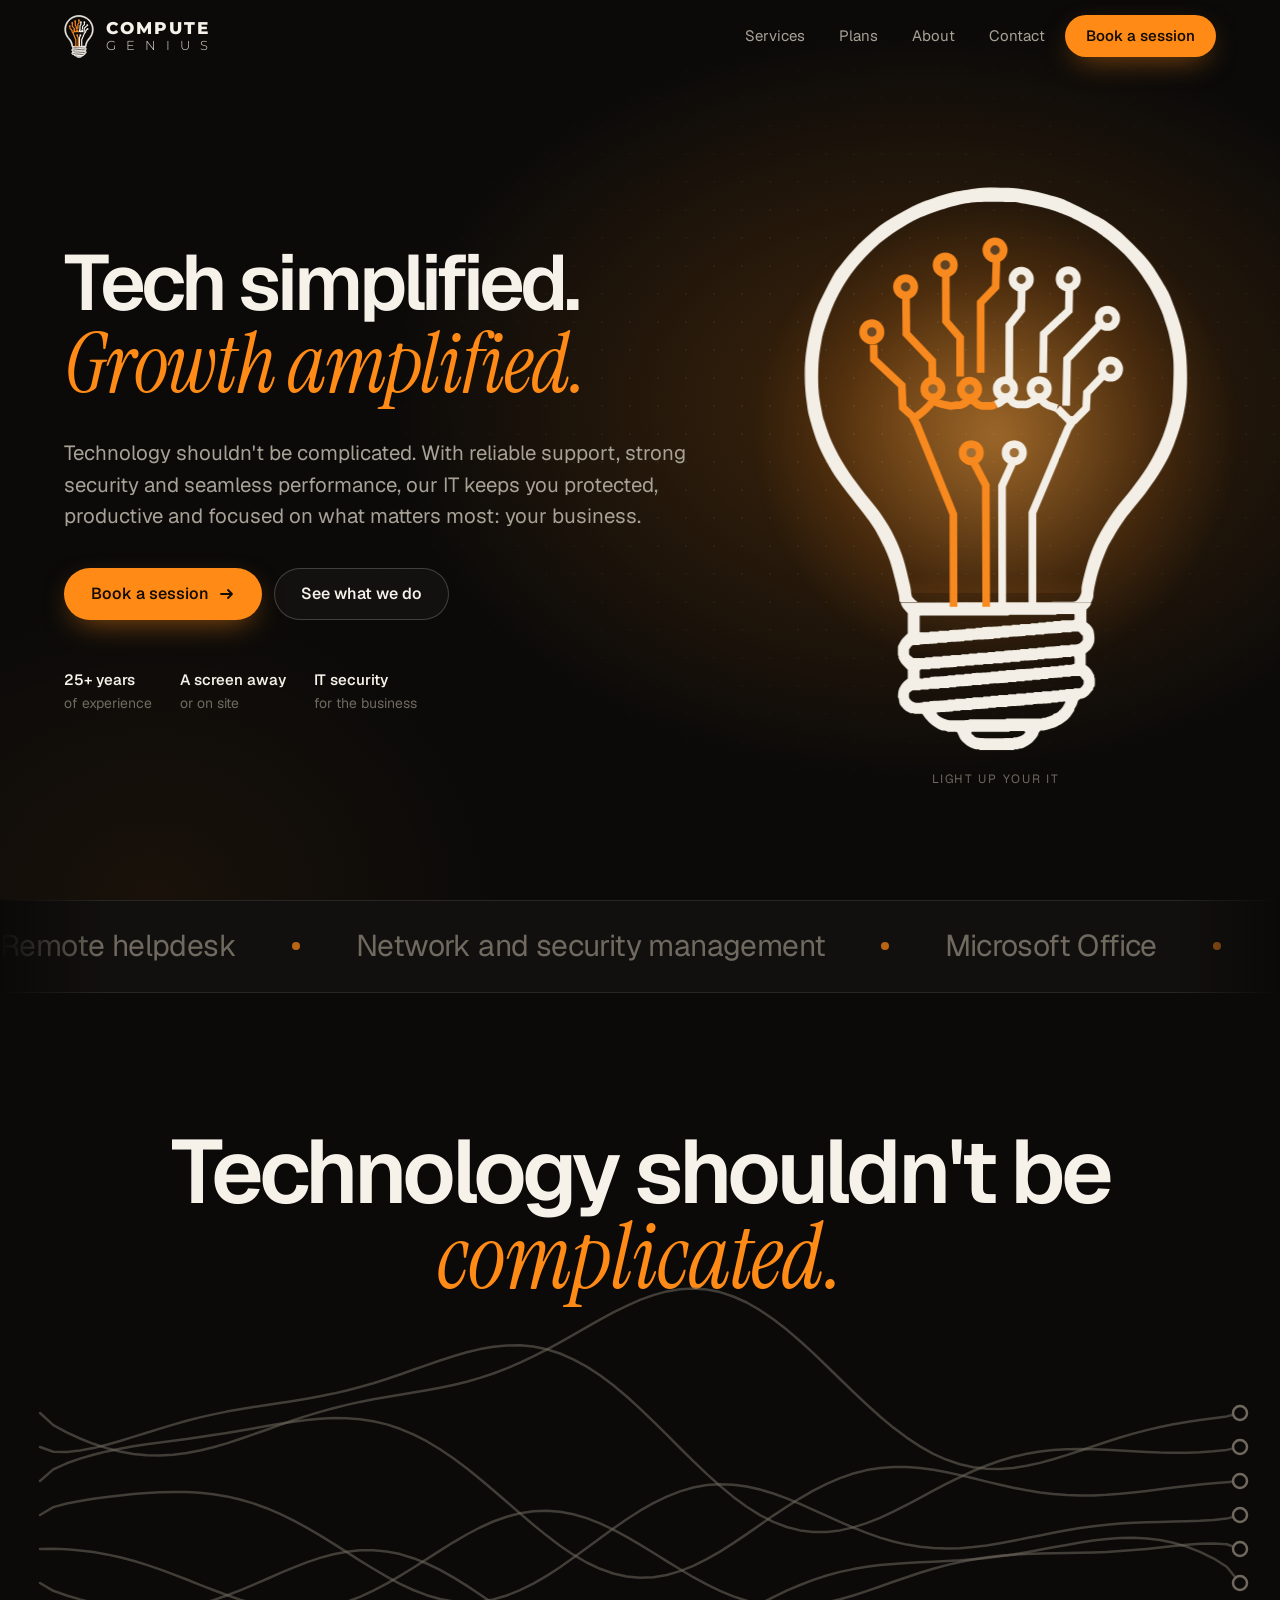
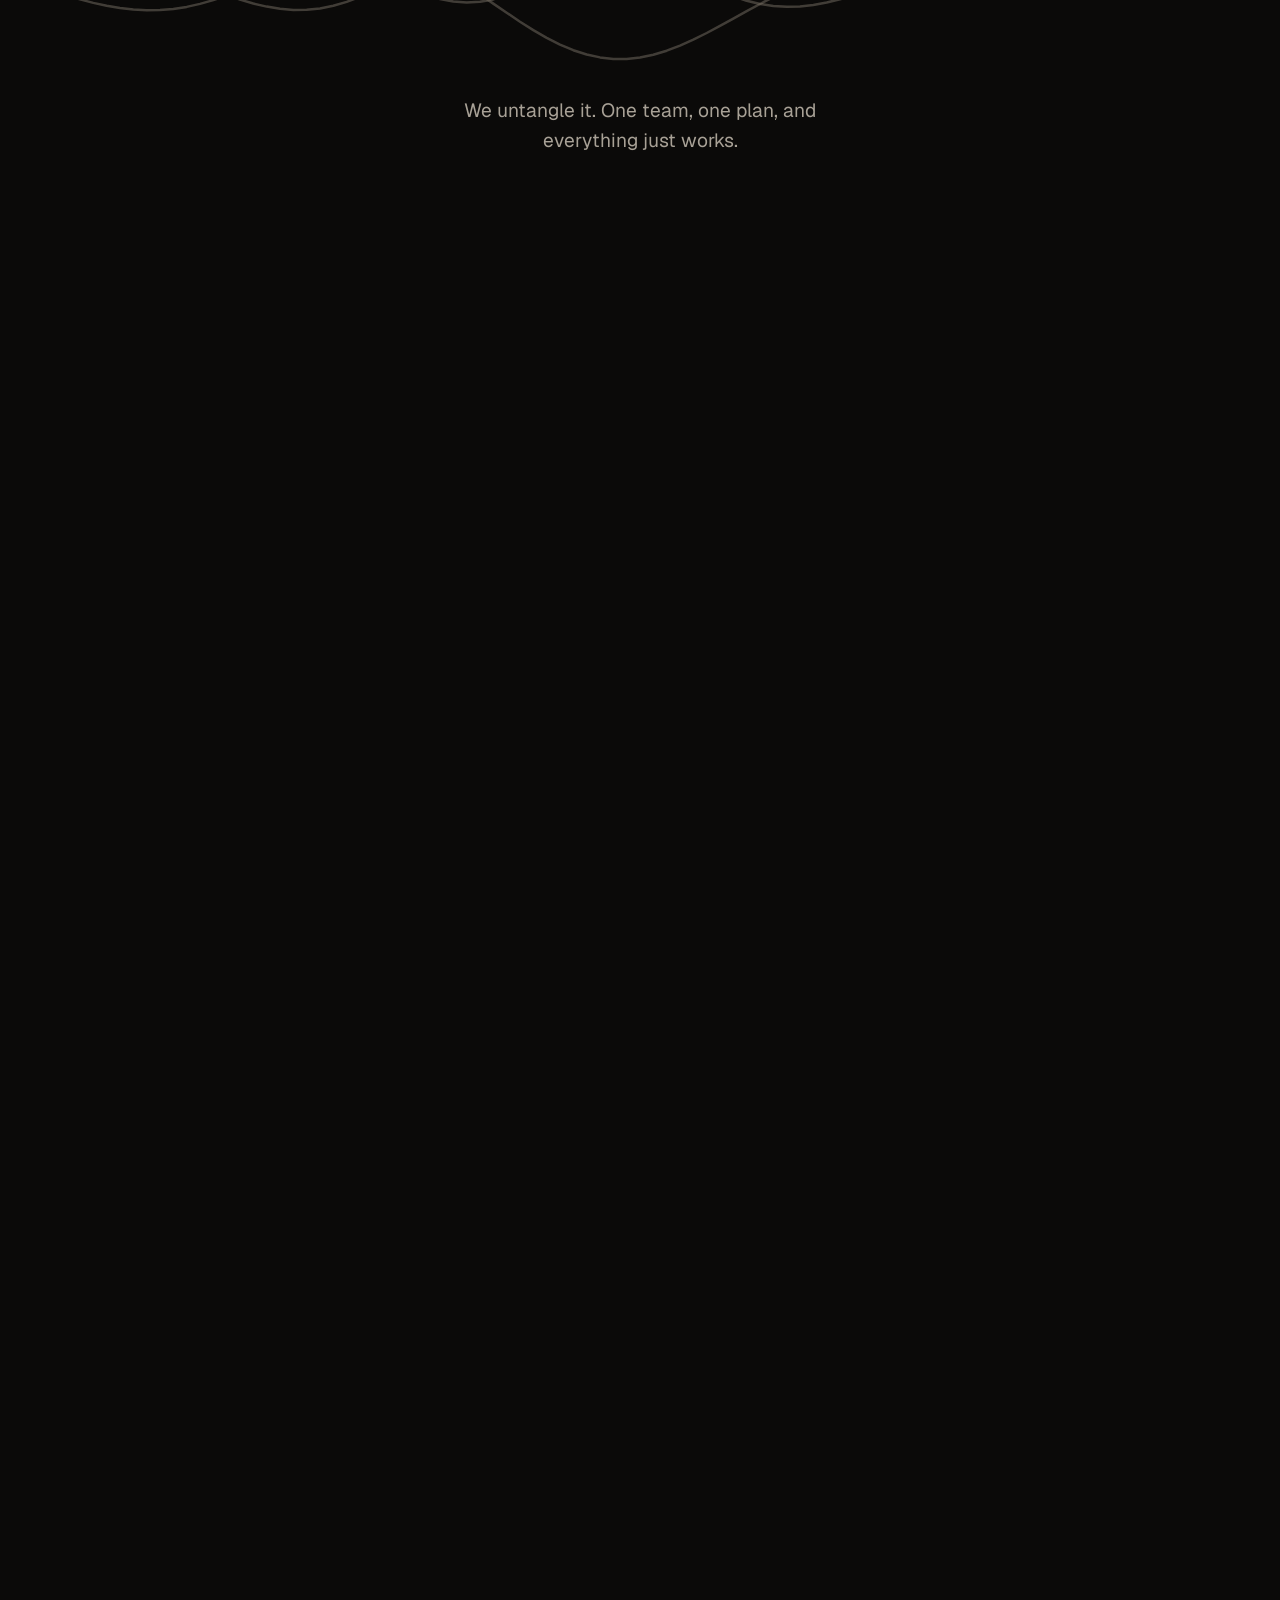
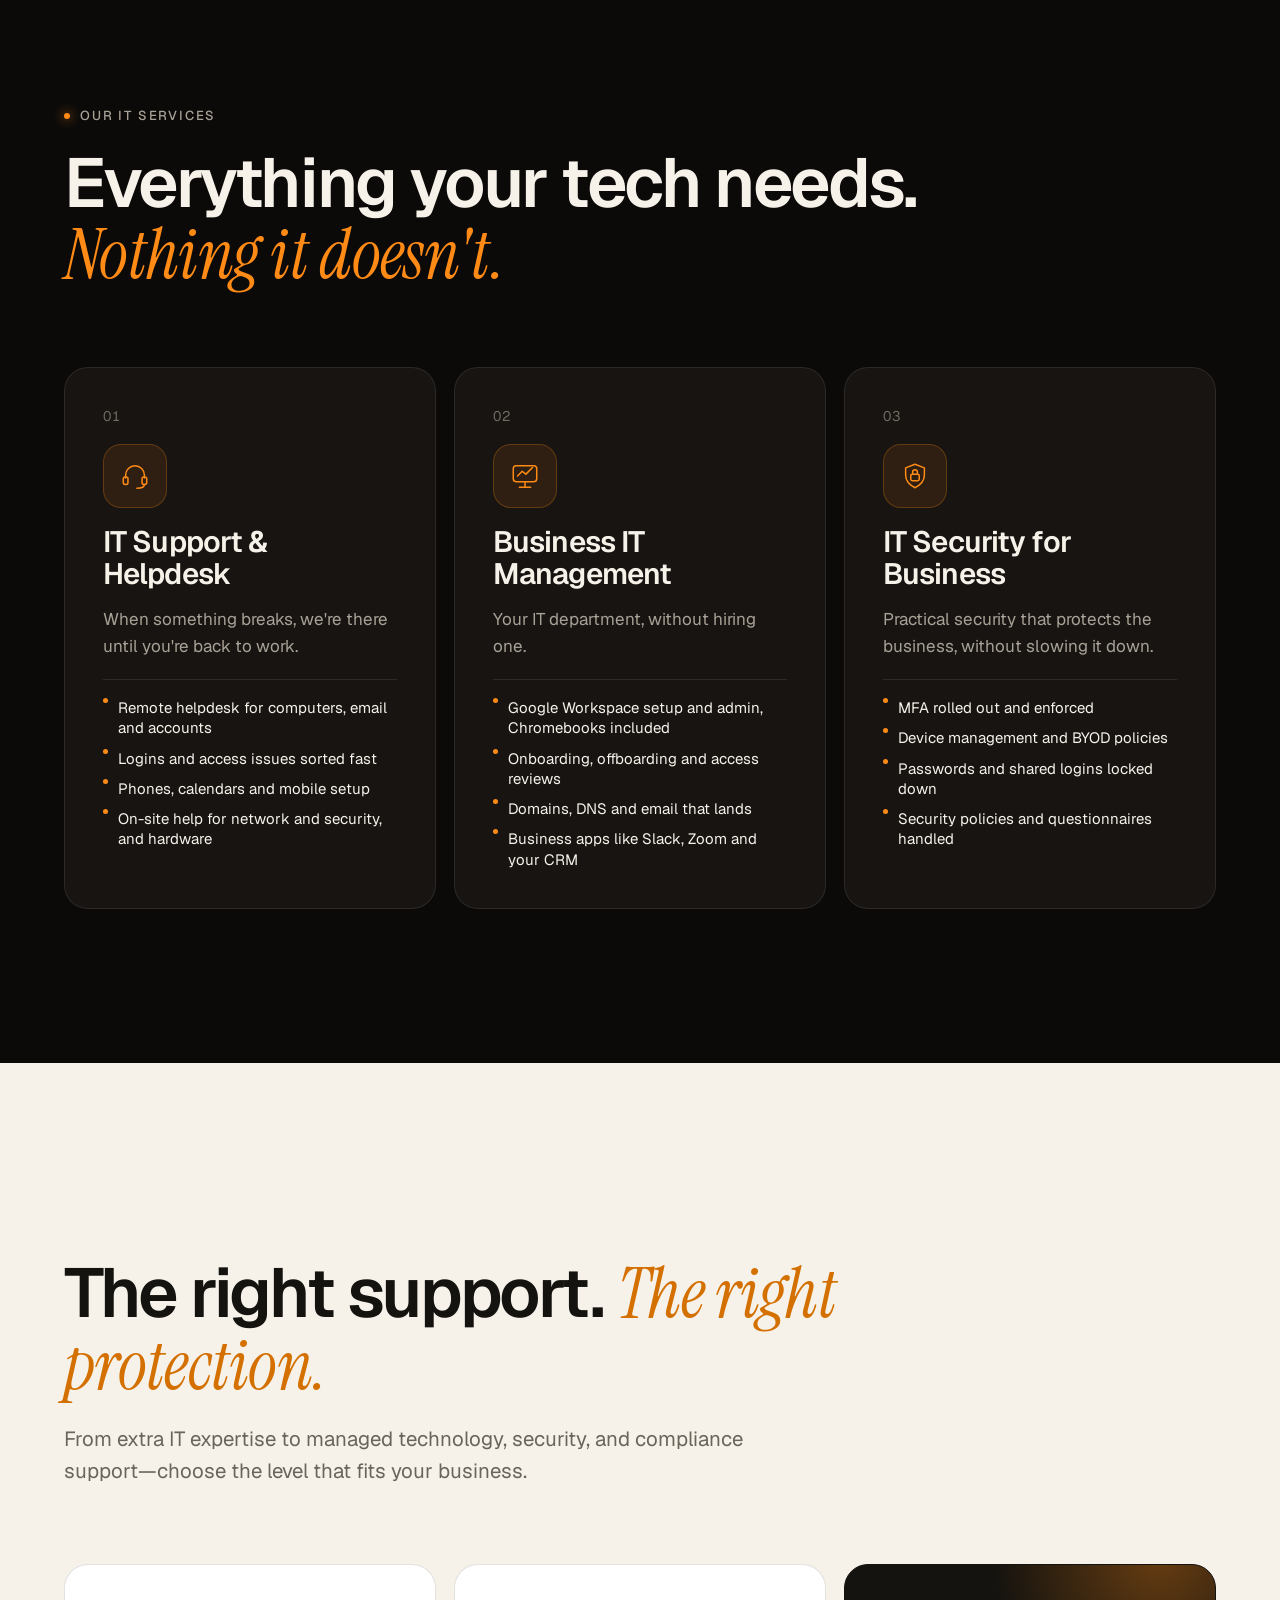
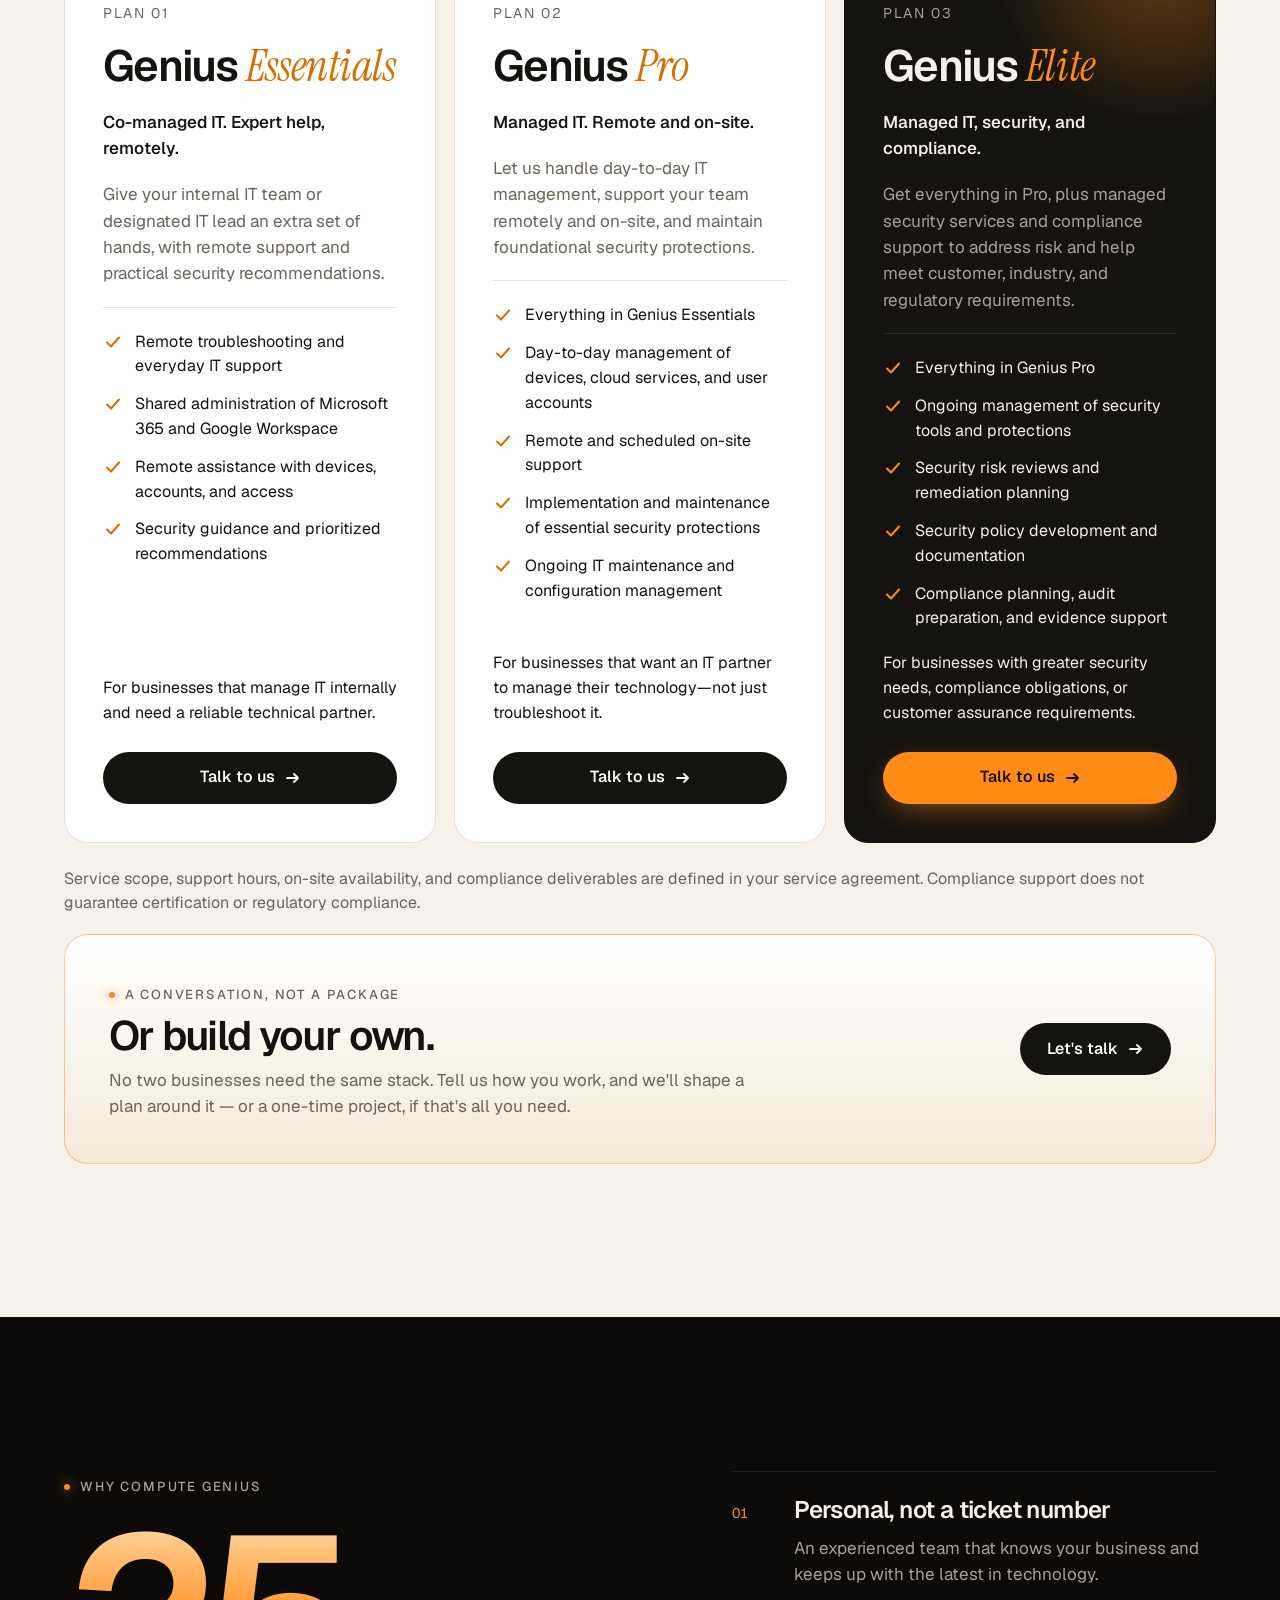
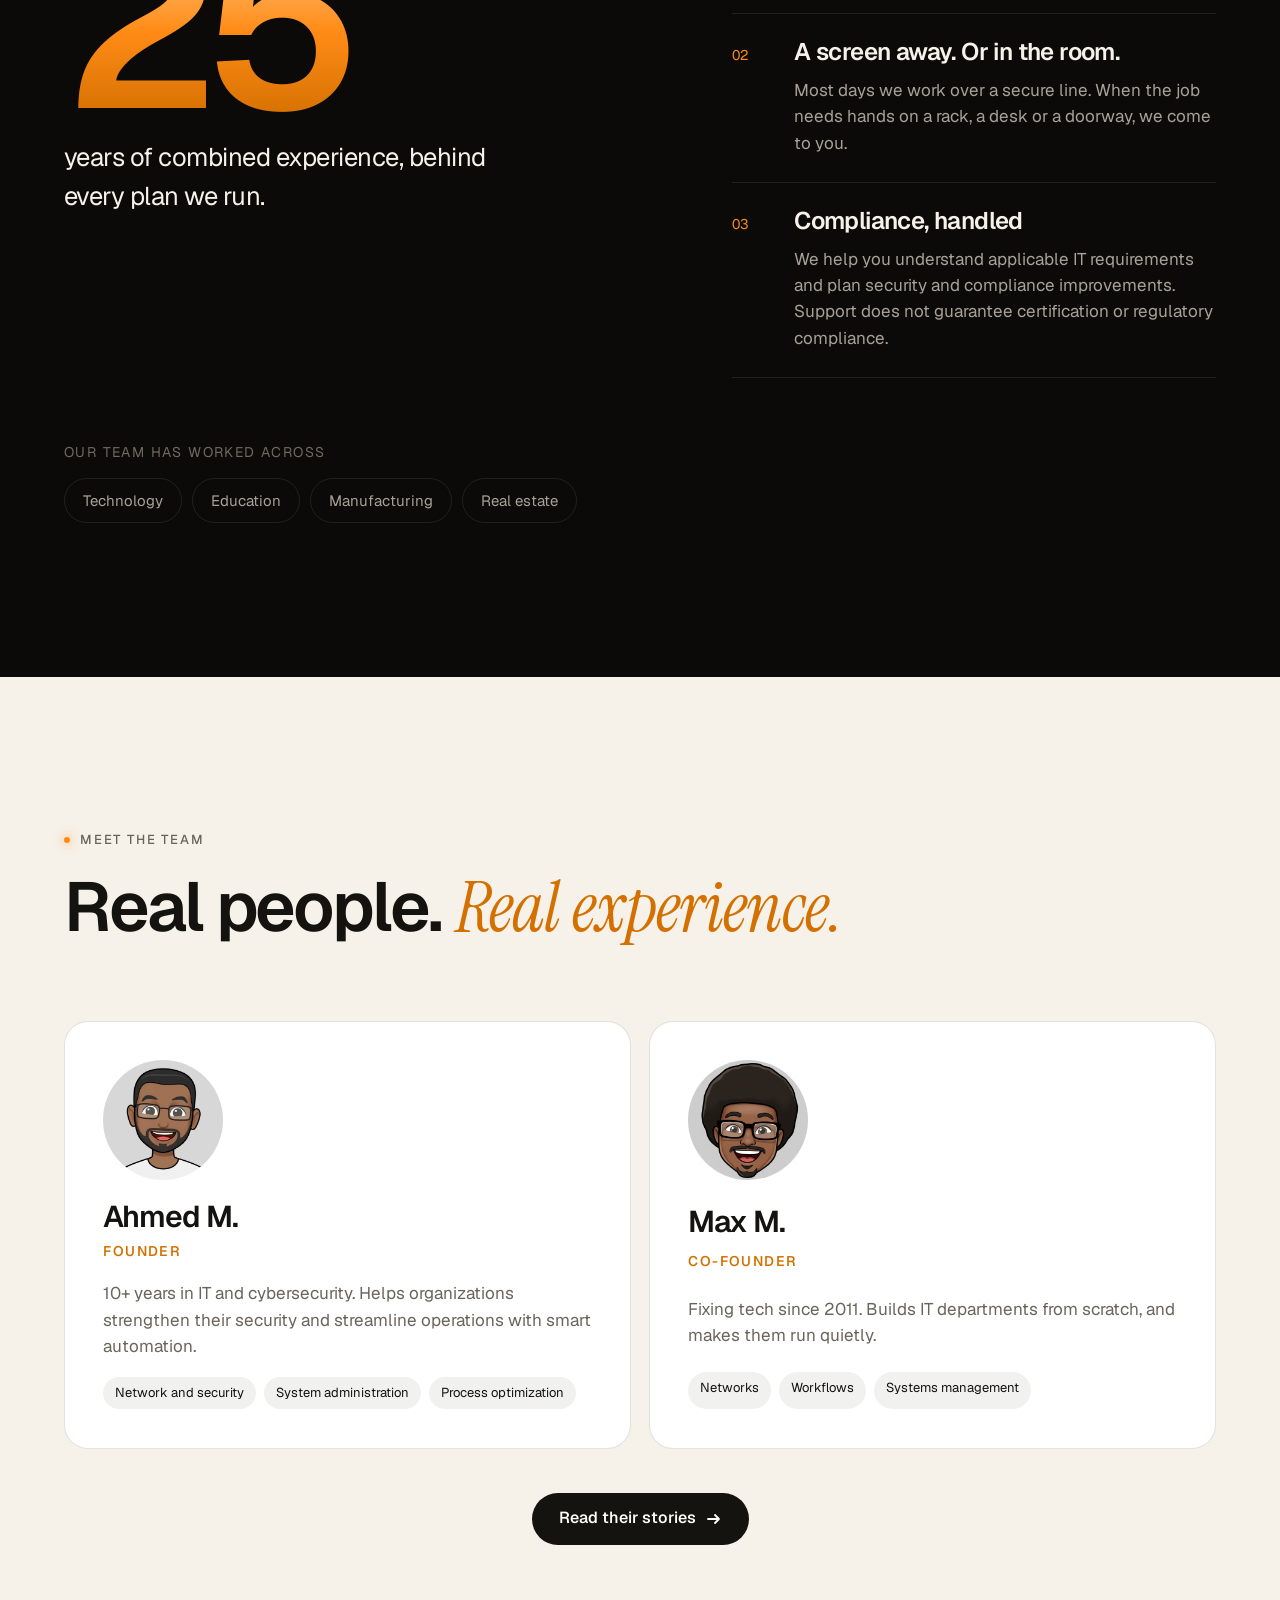
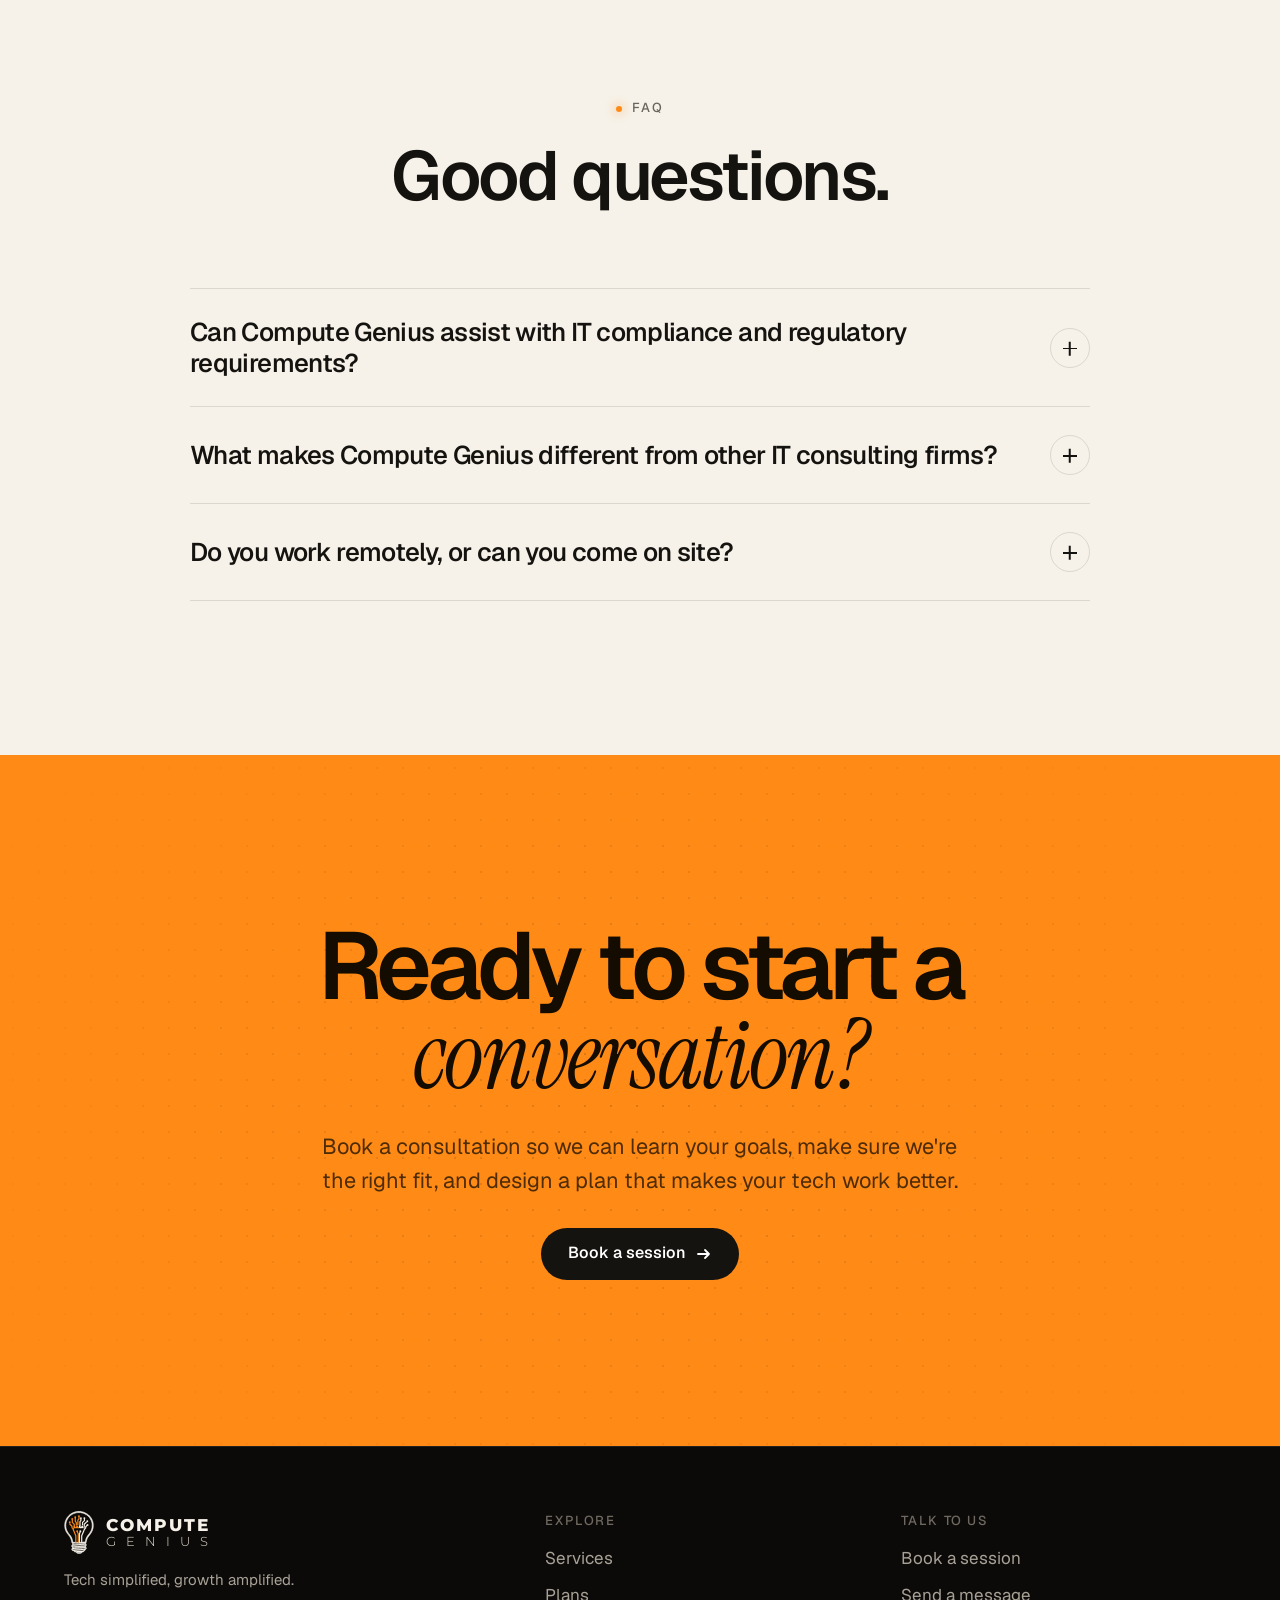
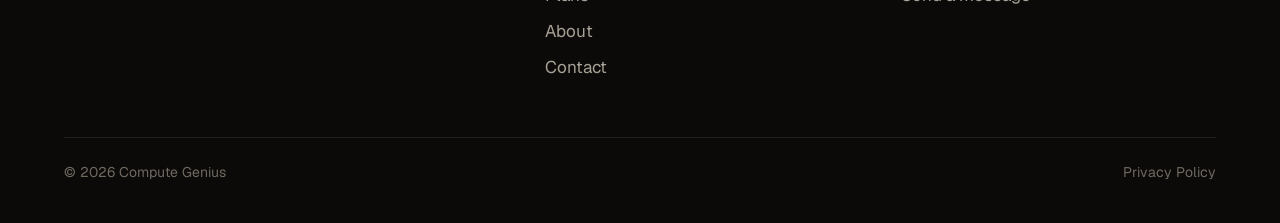
<file: index.html>
<!doctype html>
<html lang="en">
<head>
<meta charset="utf-8">
<meta name="viewport" content="width=device-width,initial-scale=1,viewport-fit=cover">
<title>Compute Genius — Tech simplified, growth amplified</title>
<meta name="description" content="Reliable IT support, strong security and seamless performance for businesses.">
<meta name="theme-color" content="#0b0a09">
<meta property="og:title" content="Compute Genius — Tech simplified, growth amplified">
<meta property="og:description" content="Reliable IT support, strong security and seamless performance for businesses.">
<link rel="canonical" href="https://computegenius.com/">
<meta property="og:url" content="https://computegenius.com/">
<meta property="og:type" content="website">
<meta property="og:site_name" content="Compute Genius">
<meta name="twitter:card" content="summary">
<link rel="icon" href="/assets/favicon.svg" type="image/svg+xml">
<link rel="preload" href="/assets/fonts/Geist-latin.woff2" as="font" type="font/woff2" crossorigin>
<link rel="stylesheet" href="/assets/style.css?v=v7">
</head>
<body>
<a class="skip" href="#main">Skip to content</a>
<header class="nav">
  <div class="wrap nav-in">
    <a class="brand" href="/" aria-label="Compute Genius home"><img class="mark" src="/assets/cg-mark.svg" width="30" height="43" alt=""><span class="wm"><b>COMPUTE</b><i><span>G</span><span>E</span><span>N</span><span>I</span><span>U</span><span>S</span></i></span></a>
    <button class="burger" aria-label="Menu" aria-expanded="false" aria-controls="links"><i></i><i></i></button>
    <nav class="links" id="links" aria-label="Main">
      <a class="l" href="/#services">Services</a>
      <a class="l" href="/#plans">Plans</a>
      <a class="l" href="/about.html">About</a>
      <a class="l" href="/contact.html">Contact</a>
      <a class="btn btn-primary btn-sm" href="/contact.html">Book a session</a>
    </nav>
  </div>
</header>
<main id="main">

<section class="hero">
  <div class="wrap hero-grid">
    <div>
      <h1>
        <span class="line"><span style="--rd:.05s">Tech simplified.</span></span>
        <span class="line"><span style="--rd:.18s" class="serif">Growth amplified.</span></span>
      </h1>
      <p class="lead rv" style="--rd:.3s">Technology shouldn't be complicated. With reliable support, strong security and seamless performance, our IT keeps you protected, productive and focused on what matters most: your business.</p>
      <div class="cta-row rv" style="--rd:.4s">
        <a class="btn btn-primary" href="/contact.html">Book a session <svg viewBox="0 0 16 16" fill="none" stroke="currentColor" stroke-width="1.8" stroke-linecap="round" stroke-linejoin="round" aria-hidden="true"><path d="M2 8h11M9 4l4 4-4 4"/></svg></a>
        <a class="btn btn-ghost" href="#services">See what we do</a>
      </div>
      <div class="hero-meta rv" style="--rd:.5s">
        <div><b>25+ years</b>of experience</div>
        <div><b>A screen away</b>or on site</div>
        <div><b>IT security</b>for the business</div>
      </div>
    </div>
    <div class="bulb-wrap">
      <div class="halo"></div>
      <button class="bulb-btn" aria-pressed="true" aria-label="Toggle the light"><svg class="bulb" viewBox="255 240 530 765" role="img" aria-label="Compute Genius lightbulb logo with glowing circuits"><defs><radialGradient id="ng"><stop offset="0" stop-color="#ffb35e" stop-opacity=".95"/><stop offset=".45" stop-color="#F7891F" stop-opacity=".35"/><stop offset="1" stop-color="#F7891F" stop-opacity="0"/></radialGradient><linearGradient id="lg" x1="0" y1="0" x2="0" y2="1"><stop offset="0" stop-color="#F7891F" stop-opacity="0"/><stop offset=".5" stop-color="#ffb35e" stop-opacity=".30"/><stop offset="1" stop-color="#F7891F" stop-opacity="0"/></linearGradient><clipPath id="inner"><path d="M438.6 281.1C425.3 286.6 409.5 294.1 396.6 302.1C383.8 310.1 372.8 318.5 361.4 329.1C350.0 339.7 338.0 352.2 328.1 365.6C318.2 379.0 309.0 394.8 302.1 409.6C295.3 424.5 290.6 440.5 287.1 454.6C283.6 468.8 281.1 480.3 281.1 494.6C281.1 508.9 284.3 527.1 287.1 540.4C290.0 553.7 293.8 563.7 298.1 574.4C302.5 585.0 301.8 587.3 313.1 604.4C324.5 621.4 354.8 660.4 366.1 676.6C377.5 692.8 376.6 693.0 381.1 701.6C385.6 710.3 389.3 717.3 393.1 728.6C397.0 740.0 402.0 760.1 404.1 769.6C406.2 779.2 405.6 785.9 405.6 785.9C405.6 785.9 634.4 785.9 634.4 785.9C634.4 785.9 635.0 770.3 637.9 758.6C640.8 746.9 645.4 729.8 651.9 715.6C658.4 701.5 668.0 686.5 676.9 673.6C685.7 660.8 696.7 649.4 704.9 638.4C713.0 627.3 720.4 616.4 725.9 607.4C731.4 598.4 733.9 593.5 737.9 584.4C741.9 575.2 746.9 562.0 749.9 552.4C752.9 542.7 754.4 535.8 755.9 526.4C757.4 516.9 759.2 506.9 758.9 495.6C758.5 484.3 756.9 471.8 753.9 458.6C750.9 445.5 746.2 429.8 740.9 416.6C735.5 403.5 728.9 390.8 721.9 379.6C714.9 368.4 709.5 360.6 698.9 349.4C688.3 338.1 673.0 322.8 658.4 312.1C643.8 301.4 628.0 292.5 611.4 285.1C594.7 277.8 573.4 271.8 558.4 268.1C543.4 264.5 535.0 263.0 521.4 263.1C507.8 263.3 490.4 266.1 476.6 269.1C462.8 272.1 452.0 275.6 438.6 281.1Z"/></clipPath></defs><g class="art"><g clip-path="url(#inner)"><rect id="lift" x="255" y="760" width="530" height="190" fill="url(#lg)"/></g><g id="frame"><path class="k" d="M412.6 272.1C402.3 277.3 384.5 287.0 373.6 294.1C362.8 301.3 354.6 308.8 347.4 315.1C340.1 321.5 335.7 326.3 330.1 332.4C324.6 338.5 318.6 345.8 314.1 351.6C309.6 357.5 308.3 358.3 303.1 367.6C298.0 377.0 287.8 396.8 283.1 407.6C278.5 418.5 277.3 424.6 275.1 432.6C273.0 440.6 271.5 447.6 270.1 455.6C268.8 463.6 267.6 471.3 267.1 480.6C266.6 489.9 266.8 502.8 267.1 511.4C267.5 520.0 268.1 525.2 269.1 532.4C270.1 539.5 270.6 545.0 273.1 554.4C275.6 563.7 279.8 577.7 284.1 588.4C288.5 599.0 294.0 609.4 299.1 618.4C304.3 627.4 306.3 630.3 315.1 642.4C324.0 654.4 343.5 678.4 352.1 690.6C360.8 702.8 362.6 707.0 367.1 715.6C371.6 724.3 375.3 731.3 379.1 742.6C383.0 754.0 388.0 774.7 390.1 783.6C392.3 792.6 392.1 796.4 392.1 796.4C392.1 796.4 393.6 797.9 393.6 797.9C393.6 797.9 416.1 797.9 416.1 797.9C416.1 797.9 411.2 794.1 409.9 792.4C408.5 790.6 408.5 790.3 407.9 787.4C407.2 784.4 407.9 783.1 405.9 774.6C403.9 766.2 399.9 748.3 395.9 736.6C391.9 725.0 387.0 714.5 381.9 704.6C376.7 694.8 371.7 687.2 364.9 677.6C358.0 668.1 348.2 657.1 340.9 647.4C333.5 637.7 327.2 629.5 320.9 619.4C314.5 609.2 307.5 596.4 302.9 586.4C298.2 576.4 295.2 566.5 292.9 559.4C290.5 552.2 290.2 550.5 288.9 543.4C287.5 536.2 285.5 526.7 284.9 516.4C284.2 506.1 284.2 492.4 284.9 481.6C285.5 470.8 287.4 459.8 288.9 451.6C290.4 443.5 291.4 440.3 293.9 432.6C296.4 425.0 300.5 413.5 303.9 405.6C307.2 397.8 310.4 392.0 313.9 385.6C317.4 379.3 320.5 373.8 324.9 367.6C329.2 361.4 333.0 356.0 339.9 348.4C346.8 340.8 356.4 330.1 366.4 321.9C376.3 313.6 389.2 305.0 399.6 298.9C410.0 292.7 417.6 289.2 428.6 284.9C439.6 280.5 454.5 275.7 465.6 272.9C476.8 270.0 483.2 268.7 495.6 267.9C508.1 267.0 530.2 267.5 540.4 267.9C550.5 268.2 549.5 268.7 556.4 269.9C563.2 271.0 574.4 273.2 581.4 274.9C588.4 276.5 592.5 277.9 598.4 279.9C604.2 281.9 608.5 283.2 616.4 286.9C624.2 290.5 637.4 297.2 645.4 301.9C653.4 306.5 657.7 309.7 664.4 314.9C671.1 320.0 679.2 326.8 685.6 332.9C692.1 339.0 697.0 344.0 703.1 351.6C709.2 359.2 716.3 369.0 722.1 378.6C728.0 388.3 734.3 401.1 738.1 409.6C742.0 418.1 743.1 423.3 745.1 429.6C747.1 436.0 748.5 439.5 750.1 447.6C751.8 455.8 754.5 465.7 755.1 478.6C755.8 491.6 754.8 514.4 754.1 525.4C753.5 536.3 752.8 537.0 751.1 544.4C749.5 551.7 746.6 561.9 744.1 569.4C741.6 576.9 740.1 581.0 736.1 589.4C732.1 597.7 726.1 609.7 720.1 619.4C714.1 629.0 707.5 637.7 700.1 647.4C692.8 657.1 683.8 666.6 676.1 677.6C668.5 688.7 659.8 702.6 654.1 713.6C648.5 724.6 645.5 733.5 642.1 743.6C638.8 753.8 635.6 767.7 634.1 774.6C632.6 781.6 633.8 782.4 633.1 785.4C632.5 788.3 631.1 790.8 630.1 792.4C629.2 794.0 628.8 794.3 627.4 795.1C625.9 795.9 628.5 796.8 621.4 797.1C614.2 797.5 584.6 797.4 584.6 797.4C584.6 797.4 646.4 797.9 646.4 797.9C646.4 797.9 648.3 794.1 648.9 791.4C649.5 788.7 648.7 787.4 649.9 781.6C651.0 775.8 653.2 765.3 655.9 756.6C658.5 748.0 662.7 737.0 665.9 729.6C669.0 722.3 670.7 719.6 674.9 712.6C679.0 705.6 683.5 697.7 690.9 687.6C698.2 677.6 710.7 663.4 718.9 652.4C727.0 641.3 733.9 631.5 739.9 621.4C745.9 611.2 750.2 603.0 754.9 591.4C759.5 579.7 764.9 564.0 767.9 551.4C770.9 538.7 772.2 529.0 772.9 515.4C773.5 501.8 773.2 483.4 771.9 469.6C770.5 455.8 768.2 445.0 764.9 432.6C761.5 420.3 755.4 404.5 751.9 395.6C748.4 386.8 747.9 386.6 743.9 379.6C739.9 372.6 733.0 361.0 727.9 353.6C722.7 346.2 719.1 342.1 712.9 335.4C706.7 328.6 697.4 319.3 690.6 313.1C683.9 306.9 678.2 302.5 672.4 298.1C666.5 293.8 665.2 292.5 655.4 287.1C645.5 281.8 624.5 271.0 613.4 266.1C602.2 261.3 596.9 260.5 588.4 258.1C579.9 255.8 571.2 253.6 562.4 252.1C553.5 250.6 545.3 249.6 535.4 249.1C525.4 248.6 514.8 248.1 502.6 249.1C490.5 250.1 473.8 252.8 462.6 255.1C451.5 257.5 444.0 260.3 435.6 263.1C427.3 266.0 423.0 267.0 412.6 272.1Z" fill-rule="evenodd"/></g>
<g id="base"><path class="k" d="M393.6 798.4C393.6 798.4 394.5 802.0 396.1 804.4C397.7 806.8 403.1 812.6 403.1 812.6C403.1 812.6 403.1 839.4 403.1 839.4C403.1 839.4 397.1 845.1 395.1 847.6C393.1 850.2 392.0 853.0 391.1 854.6C390.3 856.3 390.3 855.3 390.1 857.6C390.0 859.9 390.1 868.4 390.1 868.4C390.1 868.4 391.1 869.6 391.1 869.6C391.1 869.6 390.5 870.8 391.1 872.4C391.8 874.0 393.1 876.8 395.1 879.4C397.1 881.9 403.1 887.6 403.1 887.6C403.1 887.6 403.1 899.4 403.1 899.4C403.1 899.4 398.1 903.1 396.1 905.6C394.1 908.2 392.1 911.5 391.1 914.6C390.1 917.8 390.1 924.4 390.1 924.4C390.1 924.4 390.8 924.5 391.1 925.6C391.5 926.8 391.6 929.8 392.1 931.4C392.6 933.0 392.9 933.8 394.1 935.4C395.3 937.0 397.3 939.3 399.4 940.9C401.5 942.5 404.8 944.2 406.6 944.9C408.5 945.5 410.4 944.9 410.4 944.9C410.4 944.9 411.6 945.9 411.6 945.9C411.6 945.9 422.4 945.9 422.4 945.9C422.4 945.9 426.1 951.3 428.1 953.6C430.1 956.0 432.1 958.0 434.4 959.9C436.6 961.8 439.4 963.5 441.6 964.9C443.8 966.2 445.5 967.2 447.6 967.9C449.8 968.5 453.0 968.5 454.4 968.9C455.7 969.2 455.6 969.9 455.6 969.9C455.6 969.9 467.4 969.9 467.4 969.9C467.4 969.9 468.2 970.0 469.1 971.6C470.1 973.2 471.2 977.1 473.1 979.6C475.0 982.2 478.2 985.0 480.6 986.9C483.0 988.8 485.5 989.9 487.6 990.9C489.8 991.9 492.0 992.5 493.6 992.9C495.2 993.2 497.4 992.9 497.4 992.9C497.4 992.9 498.6 993.9 498.6 993.9C498.6 993.9 543.4 993.9 543.4 993.9C543.4 993.9 544.6 992.9 544.6 992.9C544.6 992.9 549.4 992.9 549.4 992.9C549.4 992.9 549.5 992.2 550.6 991.9C551.8 991.5 553.5 992.2 556.4 990.9C559.2 989.5 564.5 986.5 567.6 983.9C570.7 981.3 573.3 977.6 574.9 975.4C576.4 973.2 576.1 971.9 576.9 970.6C577.7 969.4 579.6 967.9 579.6 967.9C579.6 967.9 580.9 968.7 584.4 967.9C587.8 967.0 595.2 965.4 600.4 962.9C605.5 960.4 611.5 956.5 615.4 952.9C619.3 949.3 623.9 941.4 623.9 941.4C623.9 941.4 623.4 940.8 623.9 939.6C624.4 938.5 626.0 936.2 626.9 934.4C627.7 932.5 628.9 928.4 628.9 928.4C628.9 928.4 631.7 926.3 632.6 925.9C633.5 925.5 633.1 926.4 634.4 925.9C635.7 925.4 638.0 925.0 640.4 922.9C642.8 920.8 648.9 913.4 648.9 913.4C648.9 913.4 648.5 912.5 648.9 911.6C649.2 910.8 650.5 910.5 650.9 908.4C651.2 906.2 650.9 898.6 650.9 898.6C650.9 898.6 649.9 897.4 649.9 897.4C649.9 897.4 650.7 896.5 649.9 894.6C649.0 892.8 646.7 888.6 644.9 886.4C643.0 884.2 638.9 881.4 638.9 881.4C638.9 881.4 638.9 865.6 638.9 865.6C638.9 865.6 644.0 861.8 645.9 859.4C647.7 857.0 649.1 854.0 649.9 851.4C650.6 848.8 650.5 846.7 650.4 843.9C650.2 841.1 649.8 837.2 648.9 834.6C648.0 832.1 646.2 830.2 644.9 828.6C643.5 827.1 641.7 826.2 640.9 825.4C640.0 824.5 640.0 826.3 639.9 823.4C639.7 820.4 639.9 807.6 639.9 807.6C639.9 807.6 643.8 804.0 644.9 802.4C645.9 800.8 646.1 798.1 646.1 798.1C646.1 798.1 393.6 798.4 393.6 798.4ZM558.9 970.4C558.9 970.4 557.5 972.3 556.6 973.1C555.7 973.9 554.9 974.5 553.4 975.1C551.8 975.8 549.0 976.8 547.4 977.1C545.8 977.5 543.6 977.1 543.6 977.1C543.6 977.1 542.4 978.1 542.4 978.1C542.4 978.1 508.4 978.8 499.6 978.1C490.8 977.5 491.7 975.3 489.6 974.1C487.6 973.0 487.4 971.1 487.4 971.1C487.4 971.1 487.9 969.9 487.9 969.9C487.9 969.9 537.4 969.9 537.4 969.9C537.4 969.9 538.6 968.9 538.6 968.9C538.6 968.9 557.4 968.9 557.4 968.9C557.4 968.9 558.9 970.4 558.9 970.4ZM611.9 930.4C611.9 930.4 609.9 935.1 608.1 937.4C606.4 939.7 603.3 942.7 601.4 944.1C599.5 945.6 597.8 945.5 596.6 946.1C595.5 946.8 596.2 947.3 594.4 948.1C592.5 949.0 587.5 950.6 585.4 951.1C583.2 951.6 581.6 951.1 581.6 951.1C581.6 951.1 580.4 952.1 580.4 952.1C580.4 952.1 533.6 952.1 533.6 952.1C533.6 952.1 532.4 953.1 532.4 953.1C532.4 953.1 484.6 953.1 484.6 953.1C484.6 953.1 483.4 954.1 483.4 954.1C483.4 954.1 463.1 955.0 456.6 954.1C450.2 953.3 447.2 950.6 444.6 949.1C442.1 947.6 441.4 945.1 441.4 945.1C441.4 945.1 441.9 943.9 441.9 943.9C441.9 943.9 462.4 942.9 462.4 942.9C462.4 942.9 463.6 941.9 463.6 941.9C463.6 941.9 472.4 941.9 472.4 941.9C472.4 941.9 473.6 940.9 473.6 940.9C473.6 940.9 487.4 940.9 487.4 940.9C487.4 940.9 488.6 939.9 488.6 939.9C488.6 939.9 509.4 938.9 509.4 938.9C509.4 938.9 510.6 937.9 510.6 937.9C510.6 937.9 519.4 937.9 519.4 937.9C519.4 937.9 520.6 936.9 520.6 936.9C520.6 936.9 534.4 936.9 534.4 936.9C534.4 936.9 535.6 935.9 535.6 935.9C535.6 935.9 557.4 934.9 557.4 934.9C557.4 934.9 558.6 933.9 558.6 933.9C558.6 933.9 568.4 933.9 568.4 933.9C568.4 933.9 569.6 932.9 569.6 932.9C569.6 932.9 592.4 931.9 592.4 931.9C592.4 931.9 593.6 930.9 593.6 930.9C593.6 930.9 601.4 930.9 601.4 930.9C601.4 930.9 602.6 929.9 602.6 929.9C602.6 929.9 609.4 929.9 609.4 929.9C609.4 929.9 610.4 929.1 610.4 929.1C610.4 929.1 611.9 930.4 611.9 930.4ZM636.1 901.6C636.1 901.6 636.1 906.4 636.1 906.4C636.1 906.4 633.5 910.2 632.4 911.1C631.2 912.1 630.8 912.0 629.4 912.1C627.9 912.3 623.6 912.1 623.6 912.1C623.6 912.1 622.4 913.1 622.4 913.1C622.4 913.1 612.6 913.1 612.6 913.1C612.6 913.1 611.4 914.1 611.4 914.1C611.4 914.1 604.6 914.1 604.6 914.1C604.6 914.1 603.4 915.1 603.4 915.1C603.4 915.1 594.6 915.1 594.6 915.1C594.6 915.1 593.4 916.1 593.4 916.1C593.4 916.1 581.6 916.1 581.6 916.1C581.6 916.1 580.4 917.1 580.4 917.1C580.4 917.1 570.6 917.1 570.6 917.1C570.6 917.1 569.4 918.1 569.4 918.1C569.4 918.1 560.6 918.1 560.6 918.1C560.6 918.1 559.4 919.1 559.4 919.1C559.4 919.1 547.6 919.1 547.6 919.1C547.6 919.1 546.4 920.1 546.4 920.1C546.4 920.1 536.6 920.1 536.6 920.1C536.6 920.1 535.4 921.1 535.4 921.1C535.4 921.1 523.6 921.1 523.6 921.1C523.6 921.1 522.4 922.1 522.4 922.1C522.4 922.1 513.6 922.1 513.6 922.1C513.6 922.1 512.4 923.1 512.4 923.1C512.4 923.1 503.6 923.1 503.6 923.1C503.6 923.1 502.4 924.1 502.4 924.1C502.4 924.1 489.6 924.1 489.6 924.1C489.6 924.1 488.4 925.1 488.4 925.1C488.4 925.1 480.6 925.1 480.6 925.1C480.6 925.1 479.4 926.1 479.4 926.1C479.4 926.1 466.6 926.1 466.6 926.1C466.6 926.1 465.4 927.1 465.4 927.1C465.4 927.1 456.6 927.1 456.6 927.1C456.6 927.1 455.4 928.1 455.4 928.1C455.4 928.1 432.6 929.1 432.6 929.1C432.6 929.1 431.4 930.1 431.4 930.1C431.4 930.1 423.6 930.1 423.6 930.1C423.6 930.1 422.4 931.1 422.4 931.1C422.4 931.1 415.1 931.6 412.6 931.1C410.1 930.6 408.7 929.2 407.4 928.1C406.1 927.0 405.3 925.8 404.9 924.4C404.5 923.0 404.7 920.8 404.9 919.6C405.0 918.5 405.1 918.4 405.9 917.6C406.7 916.8 409.6 914.9 409.6 914.9C409.6 914.9 419.4 914.9 419.4 914.9C419.4 914.9 420.6 913.9 420.6 913.9C420.6 913.9 430.4 913.9 430.4 913.9C430.4 913.9 431.6 912.9 431.6 912.9C431.6 912.9 444.4 912.9 444.4 912.9C444.4 912.9 445.6 911.9 445.6 911.9C445.6 911.9 457.4 911.9 457.4 911.9C457.4 911.9 458.6 910.9 458.6 910.9C458.6 910.9 466.4 910.9 466.4 910.9C466.4 910.9 467.6 909.9 467.6 909.9C467.6 909.9 487.4 908.9 487.4 908.9C487.4 908.9 488.6 907.9 488.6 907.9C488.6 907.9 500.4 907.9 500.4 907.9C500.4 907.9 501.6 906.9 501.6 906.9C501.6 906.9 510.4 906.9 510.4 906.9C510.4 906.9 511.6 905.9 511.6 905.9C511.6 905.9 535.4 904.9 535.4 904.9C535.4 904.9 536.6 903.9 536.6 903.9C536.6 903.9 546.4 903.9 546.4 903.9C546.4 903.9 547.6 902.9 547.6 902.9C547.6 902.9 557.4 902.9 557.4 902.9C557.4 902.9 558.6 901.9 558.6 901.9C558.6 901.9 567.4 901.9 567.4 901.9C567.4 901.9 568.6 900.9 568.6 900.9C568.6 900.9 578.4 900.9 578.4 900.9C578.4 900.9 579.6 899.9 579.6 899.9C579.6 899.9 588.4 899.9 588.4 899.9C588.4 899.9 589.6 898.9 589.6 898.9C589.6 898.9 607.4 897.9 607.4 897.9C607.4 897.9 608.6 896.9 608.6 896.9C608.6 896.9 618.4 896.9 618.4 896.9C618.4 896.9 619.6 895.9 619.6 895.9C619.6 895.9 631.4 895.9 631.4 895.9C631.4 895.9 636.1 901.6 636.1 901.6ZM624.1 872.6C624.3 874.2 624.1 879.4 624.1 879.4C624.1 879.4 621.5 880.8 619.4 881.1C617.3 881.4 611.6 881.1 611.6 881.1C611.6 881.1 610.4 882.1 610.4 882.1C610.4 882.1 603.6 882.1 603.6 882.1C603.6 882.1 602.4 883.1 602.4 883.1C602.4 883.1 592.6 883.1 592.6 883.1C592.6 883.1 591.4 884.1 591.4 884.1C591.4 884.1 581.6 884.1 581.6 884.1C581.6 884.1 580.4 885.1 580.4 885.1C580.4 885.1 570.6 885.1 570.6 885.1C570.6 885.1 569.4 886.1 569.4 886.1C569.4 886.1 546.6 887.1 546.6 887.1C546.6 887.1 545.4 888.1 545.4 888.1C545.4 888.1 533.6 888.1 533.6 888.1C533.6 888.1 532.4 889.1 532.4 889.1C532.4 889.1 523.6 889.1 523.6 889.1C523.6 889.1 522.4 890.1 522.4 890.1C522.4 890.1 513.6 890.1 513.6 890.1C513.6 890.1 512.4 891.1 512.4 891.1C512.4 891.1 488.6 892.1 488.6 892.1C488.6 892.1 487.4 893.1 487.4 893.1C487.4 893.1 478.6 893.1 478.6 893.1C478.6 893.1 477.4 894.1 477.4 894.1C477.4 894.1 466.6 894.1 466.6 894.1C466.6 894.1 465.4 895.1 465.4 895.1C465.4 895.1 456.6 895.1 456.6 895.1C456.6 895.1 455.4 896.1 455.4 896.1C455.4 896.1 433.6 897.1 433.6 897.1C433.6 897.1 432.4 898.1 432.4 898.1C432.4 898.1 424.6 898.1 424.6 898.1C424.6 898.1 423.4 899.1 423.4 899.1C423.4 899.1 419.6 899.1 419.6 899.1C419.6 899.1 418.9 898.4 418.9 898.4C418.9 898.4 418.9 888.6 418.9 888.6C418.9 888.6 420.6 886.9 420.6 886.9C420.6 886.9 432.4 886.9 432.4 886.9C432.4 886.9 433.6 885.9 433.6 885.9C433.6 885.9 445.4 885.9 445.4 885.9C445.4 885.9 446.6 884.9 446.6 884.9C446.6 884.9 467.4 883.9 467.4 883.9C467.4 883.9 468.6 882.9 468.6 882.9C468.6 882.9 478.4 882.9 478.4 882.9C478.4 882.9 479.6 881.9 479.6 881.9C479.6 881.9 490.4 881.9 490.4 881.9C490.4 881.9 491.6 880.9 491.6 880.9C491.6 880.9 502.4 880.9 502.4 880.9C502.4 880.9 503.6 879.9 503.6 879.9C503.6 879.9 515.4 879.9 515.4 879.9C515.4 879.9 516.6 878.9 516.6 878.9C516.6 878.9 528.4 878.9 528.4 878.9C528.4 878.9 529.6 877.9 529.6 877.9C529.6 877.9 538.4 877.9 538.4 877.9C538.4 877.9 539.6 876.9 539.6 876.9C539.6 876.9 551.4 876.9 551.4 876.9C551.4 876.9 552.6 875.9 552.6 875.9C552.6 875.9 574.4 874.9 574.4 874.9C574.4 874.9 575.6 873.9 575.6 873.9C575.6 873.9 583.4 873.9 583.4 873.9C583.4 873.9 584.6 872.9 584.6 872.9C584.6 872.9 607.4 871.9 607.4 871.9C607.4 871.9 608.6 870.9 608.6 870.9C608.6 870.9 619.4 870.9 619.4 870.9C619.4 870.9 620.6 869.9 620.6 869.9C620.6 869.9 623.1 869.9 623.1 869.9C623.1 869.9 624.0 871.0 624.1 872.6ZM635.1 842.6C635.1 842.6 635.1 848.4 635.1 848.4C635.1 848.4 633.0 851.2 631.4 852.1C629.8 853.1 627.5 853.8 625.4 854.1C623.2 854.5 618.6 854.1 618.6 854.1C618.6 854.1 617.4 855.1 617.4 855.1C617.4 855.1 605.6 855.1 605.6 855.1C605.6 855.1 604.4 856.1 604.4 856.1C604.4 856.1 585.6 857.1 585.6 857.1C585.6 857.1 584.4 858.1 584.4 858.1C584.4 858.1 575.6 858.1 575.6 858.1C575.6 858.1 574.4 859.1 574.4 859.1C574.4 859.1 563.6 859.1 563.6 859.1C563.6 859.1 562.4 860.1 562.4 860.1C562.4 860.1 552.6 860.1 552.6 860.1C552.6 860.1 551.4 861.1 551.4 861.1C551.4 861.1 531.6 862.1 531.6 862.1C531.6 862.1 530.4 863.1 530.4 863.1C530.4 863.1 519.6 863.1 519.6 863.1C519.6 863.1 518.4 864.1 518.4 864.1C518.4 864.1 509.6 864.1 509.6 864.1C509.6 864.1 508.4 865.1 508.4 865.1C508.4 865.1 495.6 865.1 495.6 865.1C495.6 865.1 494.4 866.1 494.4 866.1C494.4 866.1 484.6 866.1 484.6 866.1C484.6 866.1 483.4 867.1 483.4 867.1C483.4 867.1 474.6 867.1 474.6 867.1C474.6 867.1 473.4 868.1 473.4 868.1C473.4 868.1 460.6 868.1 460.6 868.1C460.6 868.1 459.4 869.1 459.4 869.1C459.4 869.1 449.6 869.1 449.6 869.1C449.6 869.1 448.4 870.1 448.4 870.1C448.4 870.1 436.6 870.1 436.6 870.1C436.6 870.1 435.4 871.1 435.4 871.1C435.4 871.1 426.6 871.1 426.6 871.1C426.6 871.1 425.4 872.1 425.4 872.1C425.4 872.1 410.6 872.1 410.6 872.1C410.6 872.1 407.3 869.8 406.4 868.9C405.4 867.9 405.1 867.8 404.9 866.4C404.6 865.0 404.9 860.6 404.9 860.6C404.9 860.6 406.7 857.8 407.6 856.9C408.6 855.9 408.8 855.2 410.6 854.9C412.4 854.5 418.4 854.9 418.4 854.9C418.4 854.9 419.6 853.9 419.6 853.9C419.6 853.9 441.4 852.9 441.4 852.9C441.4 852.9 442.6 851.9 442.6 851.9C442.6 851.9 454.4 851.9 454.4 851.9C454.4 851.9 455.6 850.9 455.6 850.9C455.6 850.9 477.4 849.9 477.4 849.9C477.4 849.9 478.6 848.9 478.6 848.9C478.6 848.9 488.4 848.9 488.4 848.9C488.4 848.9 489.6 847.9 489.6 847.9C489.6 847.9 516.4 846.9 516.4 846.9C516.4 846.9 517.6 845.9 517.6 845.9C517.6 845.9 525.4 845.9 525.4 845.9C525.4 845.9 526.6 844.9 526.6 844.9C526.6 844.9 536.4 844.9 536.4 844.9C536.4 844.9 537.6 843.9 537.6 843.9C537.6 843.9 558.4 842.9 558.4 842.9C558.4 842.9 559.6 841.9 559.6 841.9C559.6 841.9 571.4 841.9 571.4 841.9C571.4 841.9 572.6 840.9 572.6 840.9C572.6 840.9 583.4 840.9 583.4 840.9C583.4 840.9 584.6 839.9 584.6 839.9C584.6 839.9 606.4 838.9 606.4 838.9C606.4 838.9 607.6 837.9 607.6 837.9C607.6 837.9 619.4 837.9 619.4 837.9C619.4 837.9 620.6 836.9 620.6 836.9C620.6 836.9 629.4 836.9 629.4 836.9C629.4 836.9 635.1 842.6 635.1 842.6ZM624.1 814.6C624.1 814.6 624.1 820.4 624.1 820.4C624.1 820.4 624.3 821.8 621.4 822.1C618.5 822.4 606.6 822.1 606.6 822.1C606.6 822.1 605.4 823.1 605.4 823.1C605.4 823.1 596.6 823.1 596.6 823.1C596.6 823.1 595.4 824.1 595.4 824.1C595.4 824.1 586.6 824.1 586.6 824.1C586.6 824.1 585.4 825.1 585.4 825.1C585.4 825.1 576.6 825.1 576.6 825.1C576.6 825.1 575.4 826.1 575.4 826.1C575.4 826.1 566.6 826.1 566.6 826.1C566.6 826.1 565.4 827.1 565.4 827.1C565.4 827.1 552.6 827.1 552.6 827.1C552.6 827.1 551.4 828.1 551.4 828.1C551.4 828.1 541.6 828.1 541.6 828.1C541.6 828.1 540.4 829.1 540.4 829.1C540.4 829.1 528.6 829.1 528.6 829.1C528.6 829.1 527.4 830.1 527.4 830.1C527.4 830.1 502.6 831.1 502.6 831.1C502.6 831.1 501.4 832.1 501.4 832.1C501.4 832.1 493.6 832.1 493.6 832.1C493.6 832.1 492.4 833.1 492.4 833.1C492.4 833.1 480.6 833.1 480.6 833.1C480.6 833.1 479.4 834.1 479.4 834.1C479.4 834.1 458.6 835.1 458.6 835.1C458.6 835.1 457.4 836.1 457.4 836.1C457.4 836.1 444.6 836.1 444.6 836.1C444.6 836.1 443.4 837.1 443.4 837.1C443.4 837.1 432.6 837.1 432.6 837.1C432.6 837.1 431.4 838.1 431.4 838.1C431.4 838.1 419.6 838.1 419.6 838.1C419.6 838.1 418.9 837.4 418.9 837.4C418.9 837.4 418.9 816.6 418.9 816.6C418.9 816.6 419.6 815.9 419.6 815.9C419.6 815.9 536.4 815.9 536.4 815.9C536.4 815.9 537.6 814.9 537.6 814.9C537.6 814.9 599.4 814.9 599.4 814.9C599.4 814.9 600.6 813.9 600.6 813.9C600.6 813.9 623.4 813.9 623.4 813.9C623.4 813.9 624.1 814.6 624.1 814.6Z" fill-rule="evenodd"/></g>
<g id="filament" class="ln"><path id="fl" class="o" d="M409.989 553.179L415.25 563L463.5 681.5L463.757 804.2"/><path id="fr" class="w" d="M621.775 558.337L615.5 567.75L568.25 679.75L568.25 804.2"/><path id="wvl" class="o" d="M413.0 553.0C414.0 552.3 417.0 550.5 419.0 549.0C421.0 547.5 423.0 545.8 425.0 544.0C427.0 542.2 429.0 540.0 431.0 538.0C433.0 536.0 435.0 532.7 437.0 532.0C439.0 531.3 441.0 533.3 443.0 534.0C445.0 534.7 447.0 535.5 449.0 536.0C451.0 536.5 453.0 536.7 455.0 537.0C457.0 537.3 459.0 538.0 461.0 538.0C463.0 538.0 465.0 537.2 467.0 537.0C469.0 536.8 471.0 537.5 473.0 537.0C475.0 536.5 477.0 535.2 479.0 534.0C481.0 532.8 483.0 530.3 485.0 530.0C487.0 529.7 489.2 531.0 491.0 532.0C492.8 533.0 494.2 535.0 496.0 536.0C497.8 537.0 500.0 537.7 502.0 538.0C504.0 538.3 506.0 538.0 508.0 538.0C510.0 538.0 512.0 538.3 514.0 538.0C516.0 537.7 519.0 536.3 520.0 536.0"/><path id="wvr" class="w" d="M520.0 536.0C521.0 535.5 524.0 534.2 526.0 533.0C528.0 531.8 530.0 529.7 532.0 529.0C534.0 528.3 536.2 528.2 538.0 529.0C539.8 529.8 541.2 532.8 543.0 534.0C544.8 535.2 547.0 535.7 549.0 536.0C551.0 536.3 553.0 536.0 555.0 536.0C557.0 536.0 559.0 536.5 561.0 536.0C563.0 535.5 565.0 534.0 567.0 533.0C569.0 532.0 571.0 530.7 573.0 530.0C575.0 529.3 577.3 528.5 579.0 529.0C580.7 529.5 581.3 531.7 583.0 533.0C584.7 534.3 587.0 536.0 589.0 537.0C591.0 538.0 593.0 538.3 595.0 539.0C597.0 539.7 600.0 540.7 601.0 541.0"/><path id="rs" class="w" d="M601.5 541.5L617.5 557.5"/></g>
<g id="halos"><circle class="halo-n" id="h-t1" cx="355.5" cy="440.0" r="38" fill="url(#ng)" opacity="0"/><circle class="halo-n" id="h-t2" cx="400.25" cy="380.25" r="38" fill="url(#ng)" opacity="0"/><circle class="halo-n" id="h-t3" cx="452.75" cy="351.25" r="38" fill="url(#ng)" opacity="0"/><circle class="halo-n" id="h-t4" cx="518.75" cy="331.5" r="38" fill="url(#ng)" opacity="0"/><circle class="halo-n" id="h-t5" cx="553.5" cy="370.25" r="38" fill="url(#ng)" opacity="0"/><circle class="halo-n" id="h-t6" cx="615.75" cy="369.75" r="38" fill="url(#ng)" opacity="0"/><circle class="halo-n" id="h-t7" cx="667.75" cy="422.0" r="38" fill="url(#ng)" opacity="0"/><circle class="halo-n" id="h-t8" cx="671.75" cy="489.25" r="38" fill="url(#ng)" opacity="0"/><circle class="halo-n" id="h-l1" cx="487.25" cy="600.0" r="38" fill="url(#ng)" opacity="0"/><circle class="halo-n" id="h-l2" cx="544.25" cy="600.0" r="38" fill="url(#ng)" opacity="0"/><circle class="halo-n" id="h-c1" cx="436.5" cy="515.5" r="38" fill="url(#ng)" opacity="0"/><circle class="halo-n" id="h-c2" cx="485.0" cy="516.0" r="38" fill="url(#ng)" opacity="0"/><circle class="halo-n" id="h-c3" cx="532.5" cy="515.25" r="38" fill="url(#ng)" opacity="0"/><circle class="halo-n" id="h-c4" cx="577.25" cy="515.25" r="38" fill="url(#ng)" opacity="0"/></g>
<g id="circuits" class="ln">
<g id="t1"><circle class="core" cx="355.5" cy="440.0" r="6.4"/><path class="tr o" d="M357.951 456.8L358.25 476.25L395.25 511L396.5 540L412.37 554.4"/><circle class="nd o" cx="355.5" cy="440.0" r="11.4"/></g>
<g id="t2"><circle class="core" cx="400.25" cy="380.25" r="6.4"/><path class="tr o" d="M400.719 387.8L401.25 442.25L435.5 478.25L436.06 507.949"/><circle class="nd o" cx="400.25" cy="380.25" r="11.4"/></g>
<g id="t3"><circle class="core" cx="452.75" cy="351.25" r="6.4"/><path class="tr o" d="M453.487 358.8L453.75 425.75L472.5 447.5L472.5 499.2"/><circle class="nd o" cx="452.75" cy="351.25" r="11.4"/></g>
<g id="t4"><circle class="core" cx="518.75" cy="331.5" r="6.4"/><path class="tr o" d="M520.602 345.802L519.5 380.25L499.75 401L499.75 494.2"/><circle class="nd o" cx="518.75" cy="331.5" r="11.4"/></g>
<g id="t5"><circle class="core" cx="553.5" cy="370.25" r="6.4"/><path class="tr w" d="M554.067 383.801L553.5 410.75L537.75 431L537.489 508.45"/><circle class="nd w" cx="553.5" cy="370.25" r="11.4"/></g>
<g id="t6"><circle class="core" cx="615.75" cy="369.75" r="6.4"/><path class="tr w" d="M617.062 382.801L616.5 411.75L583.25 442.75L582.45 494.2"/><circle class="nd w" cx="615.75" cy="369.75" r="11.4"/></g>
<g id="t7"><circle class="core" cx="667.75" cy="422.0" r="6.4"/><path class="tr w" d="M656.207 431.932L614.25 476L612.937 537.699"/><circle class="nd w" cx="667.75" cy="422.0" r="11.4"/></g>
<g id="t8"><circle class="core" cx="671.75" cy="489.25" r="6.4"/><path class="tr w" d="M662.442 497.169L640.5 520.5L639.5 541.25L624.25 556.5L613.05 556.5"/><circle class="nd w" cx="671.75" cy="489.25" r="11.4"/></g>
<g id="l1"><circle class="core" cx="487.25" cy="600.0" r="6.4"/><path class="tr o" d="M490.259 612.169L506.5 643L507.01 804.2"/><circle class="nd o" cx="487.25" cy="600.0" r="11.4"/></g>
<g id="l2"><circle class="core" cx="544.25" cy="600.0" r="6.4"/><path class="tr w" d="M541.572 614.086L528 644L528.255 804.2"/><circle class="nd w" cx="544.25" cy="600.0" r="11.4"/></g>
<g id="c1"><circle class="core" cx="436.5" cy="515.5" r="6.4"/><circle class="nd o" cx="436.5" cy="515.5" r="11.4"/></g>
<g id="c2"><circle class="core" cx="485.0" cy="516.0" r="6.4"/><circle class="nd o" cx="485.0" cy="516.0" r="11.4"/></g>
<g id="c3"><circle class="core" cx="532.5" cy="515.25" r="6.4"/><circle class="nd w" cx="532.5" cy="515.25" r="11.4"/></g>
<g id="c4"><circle class="core" cx="577.25" cy="515.25" r="6.4"/><circle class="nd w" cx="577.25" cy="515.25" r="11.4"/></g>
</g><g id="sparks" class="sps"><path class="sp" id="r1" d="M463.8 804.2L463.5 681.5L415.2 563.0L410.0 553.2L396.5 540.0L395.2 511.0L358.2 476.2L358.0 456.8"/><path class="sp" id="r7" d="M568.2 804.2L568.2 679.8L615.5 567.8L621.8 558.3L612.9 537.7L614.2 476.0L656.2 431.9"/><path class="sp" id="r8" d="M568.2 804.2L568.2 679.8L615.5 567.8L621.8 558.3L624.2 556.5L639.5 541.2L640.5 520.5L662.4 497.2"/><path class="sp" id="rl1" d="M507.0 804.2L506.5 643.0L490.3 612.2"/><path class="sp" id="rl2" d="M528.3 804.2L528.0 644.0L541.6 614.1"/><path class="sp" id="r2" d="M410.0 553.2L434.0 529.0L436.0 504.0L435.5 478.2L401.2 442.2L400.7 387.8"/><path class="sp" id="r3" d="M472.5 499.2L472.5 447.5L453.8 425.8L453.5 358.8"/><path class="sp" id="r4" d="M499.8 494.2L499.8 401.0L519.5 380.2L520.6 345.8"/><path class="sp" id="r5" d="M537.5 508.4L537.8 431.0L553.5 410.8L554.1 383.8"/><path class="sp" id="r6" d="M582.5 494.2L583.2 442.8L616.5 411.8L617.1 382.8"/><path class="sp" id="rw" d="M410.0 553.2C410.5 553.1 411.5 553.7 413.0 553.0C414.5 552.3 417.0 550.5 419.0 549.0C421.0 547.5 423.0 545.8 425.0 544.0C427.0 542.2 429.0 540.0 431.0 538.0C433.0 536.0 435.0 532.7 437.0 532.0C439.0 531.3 441.0 533.3 443.0 534.0C445.0 534.7 447.0 535.5 449.0 536.0C451.0 536.5 453.0 536.7 455.0 537.0C457.0 537.3 459.0 538.0 461.0 538.0C463.0 538.0 465.0 537.2 467.0 537.0C469.0 536.8 471.0 537.5 473.0 537.0C475.0 536.5 477.0 535.2 479.0 534.0C481.0 532.8 483.0 530.3 485.0 530.0C487.0 529.7 489.2 531.0 491.0 532.0C492.8 533.0 494.2 535.0 496.0 536.0C497.8 537.0 500.0 537.7 502.0 538.0C504.0 538.3 506.0 538.0 508.0 538.0C510.0 538.0 512.0 538.3 514.0 538.0C516.0 537.7 518.0 536.8 520.0 536.0C522.0 535.2 524.0 534.2 526.0 533.0C528.0 531.8 530.0 529.7 532.0 529.0C534.0 528.3 536.2 528.2 538.0 529.0C539.8 529.8 541.2 532.8 543.0 534.0C544.8 535.2 547.0 535.7 549.0 536.0C551.0 536.3 553.0 536.0 555.0 536.0C557.0 536.0 559.0 536.5 561.0 536.0C563.0 535.5 565.0 534.0 567.0 533.0C569.0 532.0 571.0 530.7 573.0 530.0C575.0 529.3 577.3 528.5 579.0 529.0C580.7 529.5 581.3 531.7 583.0 533.0C584.7 534.3 587.0 536.0 589.0 537.0C591.0 538.0 593.0 538.3 595.0 539.0C597.0 539.7 599.8 540.5 601.0 541.0C602.2 541.5 599.2 539.2 602.0 542.0C604.8 544.8 615.3 555.3 618.0 558.0"/></g></g></svg></button>
      <span class="bulb-hint">Light up your IT</span>
    </div>
  </div>
</section>

<div class="marquee" aria-hidden="true"><div class="marquee-track"><span>Remote helpdesk</span><span>Network and security management</span><span>Microsoft Office</span><span>Google Workspace</span><span>Cybersecurity</span><span>Backup & recovery</span><span>Cloud & on-prem</span><span>Compliance</span><span>On-site support</span><span>Strategic consulting</span><span>Remote helpdesk</span><span>Network and security management</span><span>Microsoft Office</span><span>Google Workspace</span><span>Cybersecurity</span><span>Backup & recovery</span><span>Cloud & on-prem</span><span>Compliance</span><span>On-site support</span><span>Strategic consulting</span></div></div>

<section class="scene" aria-labelledby="scene-h">
  <div class="scene-stick">
    <h2 id="scene-h"><span class="swap"><span class="w-a">Technology shouldn't be <span class="serif accent">complicated.</span></span><span class="w-b">So we keep it <span class="serif accent">simple.</span></span></span></h2>
    <svg class="wires" aria-hidden="true"></svg>
    <p class="scene-note">We untangle it. One team, one plan, and everything just works.</p>
  </div>
</section>

<section class="sec" id="services">
  <div class="wrap">
    <div class="sec-head">
      <span class="eyebrow rv">Our IT services</span>
      <h2 class="big rv" style="--rd:.08s">Everything your tech needs. <span class="serif accent">Nothing it doesn't.</span></h2>
    </div>
    <div class="cards">
      <article class="card rv">
        <span class="num">01</span>
        <div class="ico"><svg viewBox="0 0 32 32" aria-hidden="true"><path d="M6 18v-3a10 10 0 0 1 20 0v3"/><rect x="3.5" y="17" width="5" height="8" rx="2"/><rect x="23.5" y="17" width="5" height="8" rx="2"/><path d="M26 25c0 2.5-3 4-8 4"/></svg></div>
        <h3>IT Support &amp; Helpdesk</h3>
        <p>When something breaks, we're there until you're back to work.</p>
        <ul>
          <li>Remote helpdesk for computers, email and accounts</li>
          <li>Logins and access issues sorted fast</li>
          <li>Phones, calendars and mobile setup</li>
          <li>On-site help for network and security, and hardware</li>
        </ul>
      </article>
      <article class="card rv" style="--rd:.1s">
        <span class="num">02</span>
        <div class="ico"><svg viewBox="0 0 32 32" aria-hidden="true"><rect x="3.5" y="5" width="25" height="17" rx="3"/><path d="M10 28h12M16 22v6M8 16l5-5 4 3 7-7"/></svg></div>
        <h3>Business IT Management</h3>
        <p>Your IT department, without hiring one.</p>
        <ul>
          <li>Google Workspace setup and admin, Chromebooks included</li>
          <li>Onboarding, offboarding and access reviews</li>
          <li>Domains, DNS and email that lands</li>
          <li>Business apps like Slack, Zoom and your CRM</li>
        </ul>
      </article>
      <article class="card rv" style="--rd:.2s">
        <span class="num">03</span>
        <div class="ico"><svg viewBox="0 0 32 32" aria-hidden="true"><path d="M16 3.5l10 3.8v7.7c0 6.2-4.2 10.6-10 13.5C10.2 25.6 6 21.2 6 15V7.3z"/><rect x="11.5" y="14" width="9" height="7" rx="1.5"/><path d="M13.5 14v-2.2a2.5 2.5 0 0 1 5 0V14"/></svg></div>
        <h3>IT Security for Business</h3>
        <p>Practical security that protects the business, without slowing it down.</p>
        <ul>
          <li>MFA rolled out and enforced</li>
          <li>Device management and BYOD policies</li>
          <li>Passwords and shared logins locked down</li>
          <li>Security policies and questionnaires handled</li>
        </ul>
      </article>
    </div>
  </div>
</section>




<section class="sec paper" id="plans">
  <div class="wrap">
    <div class="sec-head">
      <span class="eyebrow rv">Subscriptions</span>
      <h2 class="big rv" style="--rd:.08s">The right support. <span class="serif" style="color:var(--orange-deep)">The right protection.</span></h2>
      <p class="lead rv">From extra IT expertise to managed technology, security, and compliance support—choose the level that fits your business.</p>
    </div>
    <div class="plans">
      <article class="plan rv">
        <span class="tier">Plan 01</span>
        <h3>Genius <span class="serif">Essentials</span></h3>
        <p class="plan-tagline">Co-managed IT. Expert help, remotely.</p>
        <p class="for">Give your internal IT team or designated IT lead an extra set of hands, with remote support and practical security recommendations.</p>
        <ul>
          <li><svg viewBox="0 0 20 20" aria-hidden="true"><path d="M4 10.5l4 4 8-9"/></svg>Remote troubleshooting and everyday IT support</li>
          <li><svg viewBox="0 0 20 20" aria-hidden="true"><path d="M4 10.5l4 4 8-9"/></svg>Shared administration of Microsoft 365 and Google Workspace</li>
          <li><svg viewBox="0 0 20 20" aria-hidden="true"><path d="M4 10.5l4 4 8-9"/></svg>Remote assistance with devices, accounts, and access</li>
          <li><svg viewBox="0 0 20 20" aria-hidden="true"><path d="M4 10.5l4 4 8-9"/></svg>Security guidance and prioritized recommendations</li>
        </ul>
        <p class="plan-fit">For businesses that manage IT internally and need a reliable technical partner.</p>
        <a class="btn btn-dark" href="/contact.html">Talk to us <svg viewBox="0 0 16 16" fill="none" stroke="currentColor" stroke-width="1.8" stroke-linecap="round" stroke-linejoin="round" aria-hidden="true"><path d="M2 8h11M9 4l4 4-4 4"/></svg></a>
      </article>
      <article class="plan rv" style="--rd:.1s">
        <span class="tier">Plan 02</span>
        <h3>Genius <span class="serif">Pro</span></h3>
        <p class="plan-tagline">Managed IT. Remote and on-site.</p>
        <p class="for">Let us handle day-to-day IT management, support your team remotely and on-site, and maintain foundational security protections.</p>
        <ul>
          <li><svg viewBox="0 0 20 20" aria-hidden="true"><path d="M4 10.5l4 4 8-9"/></svg>Everything in Genius Essentials</li>
          <li><svg viewBox="0 0 20 20" aria-hidden="true"><path d="M4 10.5l4 4 8-9"/></svg>Day-to-day management of devices, cloud services, and user accounts</li>
          <li><svg viewBox="0 0 20 20" aria-hidden="true"><path d="M4 10.5l4 4 8-9"/></svg>Remote and scheduled on-site support</li>
          <li><svg viewBox="0 0 20 20" aria-hidden="true"><path d="M4 10.5l4 4 8-9"/></svg>Implementation and maintenance of essential security protections</li>
          <li><svg viewBox="0 0 20 20" aria-hidden="true"><path d="M4 10.5l4 4 8-9"/></svg>Ongoing IT maintenance and configuration management</li>
        </ul>
        <p class="plan-fit">For businesses that want an IT partner to manage their technology—not just troubleshoot it.</p>
        <a class="btn btn-dark" href="/contact.html">Talk to us <svg viewBox="0 0 16 16" fill="none" stroke="currentColor" stroke-width="1.8" stroke-linecap="round" stroke-linejoin="round" aria-hidden="true"><path d="M2 8h11M9 4l4 4-4 4"/></svg></a>
      </article>
      <article class="plan dark rv" style="--rd:.2s">
        <span class="tier">Plan 03</span>
        <h3>Genius <span class="serif">Elite</span></h3>
        <p class="plan-tagline">Managed IT, security, and compliance.</p>
        <p class="for">Get everything in Pro, plus managed security services and compliance support to address risk and help meet customer, industry, and regulatory requirements.</p>
        <ul>
          <li><svg viewBox="0 0 20 20" aria-hidden="true"><path d="M4 10.5l4 4 8-9"/></svg>Everything in Genius Pro</li>
          <li><svg viewBox="0 0 20 20" aria-hidden="true"><path d="M4 10.5l4 4 8-9"/></svg>Ongoing management of security tools and protections</li>
          <li><svg viewBox="0 0 20 20" aria-hidden="true"><path d="M4 10.5l4 4 8-9"/></svg>Security risk reviews and remediation planning</li>
          <li><svg viewBox="0 0 20 20" aria-hidden="true"><path d="M4 10.5l4 4 8-9"/></svg>Security policy development and documentation</li>
          <li><svg viewBox="0 0 20 20" aria-hidden="true"><path d="M4 10.5l4 4 8-9"/></svg>Compliance planning, audit preparation, and evidence support</li>
        </ul>
        <p class="plan-fit">For businesses with greater security needs, compliance obligations, or customer assurance requirements.</p>
        <a class="btn btn-primary" href="/contact.html">Talk to us <svg viewBox="0 0 16 16" fill="none" stroke="currentColor" stroke-width="1.8" stroke-linecap="round" stroke-linejoin="round" aria-hidden="true"><path d="M2 8h11M9 4l4 4-4 4"/></svg></a>
      </article>
    </div>
    <p class="plans-note">Service scope, support hours, on-site availability, and compliance deliverables are defined in your service agreement. Compliance support does not guarantee certification or regulatory compliance.</p>
    <div class="custom talk rv">
      <div>
        <span class="eyebrow">A conversation, not a package</span>
        <h3>Or build your own.</h3>
        <p>No two businesses need the same stack. Tell us how you work, and we'll shape a plan around it — or a one-time project, if that's all you need.</p>
      </div>
      <a class="btn btn-dark" href="/contact.html">Let's talk <svg viewBox="0 0 16 16" fill="none" stroke="currentColor" stroke-width="1.8" stroke-linecap="round" stroke-linejoin="round" aria-hidden="true"><path d="M2 8h11M9 4l4 4-4 4"/></svg></a>
    </div>
  </div>
</section>

<section class="sec" id="why">
  <div class="wrap">
    <div class="why-grid">
      <div>
        <span class="eyebrow rv">Why Compute Genius</span>
        <div class="bignum rv" style="--rd:.08s;margin-top:28px">25<sup>+</sup></div>
        <p class="cap rv" style="--rd:.16s">years of combined experience, behind every plan we run.</p>
      </div>
      <div class="pts">
        <div class="pt rv"><span class="k">01</span><h3>Personal, not a ticket number</h3><p>An experienced team that knows your business and keeps up with the latest in technology.</p></div>
        <div class="pt rv" style="--rd:.08s"><span class="k">02</span><h3>A screen away. Or in the room.</h3><p>Most days we work over a secure line. When the job needs hands on a rack, a desk or a doorway, we come to you.</p></div>
        <div class="pt rv" style="--rd:.16s"><span class="k">03</span><h3>Compliance, handled</h3><p>We help you understand applicable IT requirements and plan security and compliance improvements. Support does not guarantee certification or regulatory compliance.</p></div>
      </div>
    </div>
    <div class="inds-label rv">Our team has worked across</div>
    <div class="inds rv"><span>Technology</span><span>Education</span><span>Manufacturing</span><span>Real estate</span></div>
  </div>
</section>

<section class="sec paper" id="team">
  <div class="wrap">
    <div class="sec-head">
      <span class="eyebrow rv">Meet the team</span>
      <h2 class="big rv" style="--rd:.08s">Real people. <span class="serif" style="color:var(--orange-deep)">Real experience.</span></h2>
    </div>
    <div class="team">
      <article class="person rv">
        <div class="avatar"><img src="/assets/img/ahmed.webp?v=v6" alt="Illustrated portrait of Ahmed M., Founder" width="800" height="800"></div>
        <h3>Ahmed M.</h3><div class="role">Founder</div>
        <p>10+ years in IT and cybersecurity. Helps organizations strengthen their security and streamline operations with smart automation.</p>
        <div class="chips"><span>Network and security</span><span>System administration</span><span>Process optimization</span></div>
      </article>
      <article class="person rv" style="--rd:.1s">
        <div class="avatar"><img src="/assets/img/max.webp?v=v6" alt="Illustrated portrait of Max M., Co-Founder" width="800" height="800"></div>
        <h3>Max M.</h3><div class="role">Co-Founder</div>
        <p>Fixing tech since 2011. Builds IT departments from scratch, and makes them run quietly.</p>
        <div class="chips"><span>Networks</span><span>Workflows</span><span>Systems management</span></div>
      </article>
    </div>
    <div style="text-align:center;margin-top:44px" class="rv"><a class="btn btn-dark" href="/about.html">Read their stories <svg viewBox="0 0 16 16" fill="none" stroke="currentColor" stroke-width="1.8" stroke-linecap="round" stroke-linejoin="round" aria-hidden="true"><path d="M2 8h11M9 4l4 4-4 4"/></svg></a></div>
  </div>
</section>

<section class="sec paper" style="padding-top:0" id="faq">
  <div class="wrap">
    <div class="sec-head center">
      <span class="eyebrow rv">FAQ</span>
      <h2 class="big rv" style="--rd:.08s">Good questions.</h2>
    </div>
    <div class="faq rv">
      <details><summary>Can Compute Genius assist with IT compliance and regulatory requirements?<i class="pm"></i></summary><p>Yes, we help businesses understand relevant IT regulations and standards, identify gaps, and plan improvements. Compliance support does not guarantee certification or regulatory compliance.</p></details>
      <details><summary>What makes Compute Genius different from other IT consulting firms?<i class="pm"></i></summary><p>With over 25 years of combined experience, our personalized approach, experienced staff, and commitment to staying updated with the latest technology trends make Compute Genius a trusted partner for your IT needs.</p></details>
      <details><summary>Do you work remotely, or can you come on site?<i class="pm"></i></summary><p>Most of our work happens over a secure connection, wherever you are. When the job needs us in the room — a rack, a desk, a messy wiring closet — we come to you.</p></details>
    </div>
  </div>
</section>

<section class="cta">
  <div class="wrap">
    <h2 class="rv">Ready to start a <span class="serif">conversation?</span></h2>
    <p class="rv" style="--rd:.1s">Book a consultation so we can learn your goals, make sure we're the right fit, and design a plan that makes your tech work better.</p>
    <a class="btn btn-dark rv" style="--rd:.2s" href="/contact.html">Book a session <svg viewBox="0 0 16 16" fill="none" stroke="currentColor" stroke-width="1.8" stroke-linecap="round" stroke-linejoin="round" aria-hidden="true"><path d="M2 8h11M9 4l4 4-4 4"/></svg></a>
  </div>
</section>

</main>
<footer>
  <div class="wrap">
    <div class="foot">
      <div>
        <a class="brand" href="/"><img class="mark" src="/assets/cg-mark.svg" width="30" height="43" alt=""><span class="wm"><b>COMPUTE</b><i><span>G</span><span>E</span><span>N</span><span>I</span><span>U</span><span>S</span></i></span></a>
        <p>Tech simplified, growth amplified.</p>
      </div>
      <div>
        <h4>Explore</h4>
        <ul>
          <li><a href="/#services">Services</a></li>
          <li><a href="/#plans">Plans</a></li>
          <li><a href="/about.html">About</a></li>
          <li><a href="/contact.html">Contact</a></li>
        </ul>
      </div>
      <div>
        <h4>Talk to us</h4>
        <ul>
          <li><a href="/contact.html">Book a session</a></li>
          <li><a href="/contact.html#contact-form">Send a message</a></li>
        </ul>
      </div>
    </div>
    <div class="legal"><span>© 2026 Compute Genius</span><a href="/privacy">Privacy Policy</a></div>
  </div>
</footer>
<script src="/assets/main.js?v=v6" defer></script>
<script src="/assets/bulb.js?v=v6" defer></script>
</body>
</html>
</file>
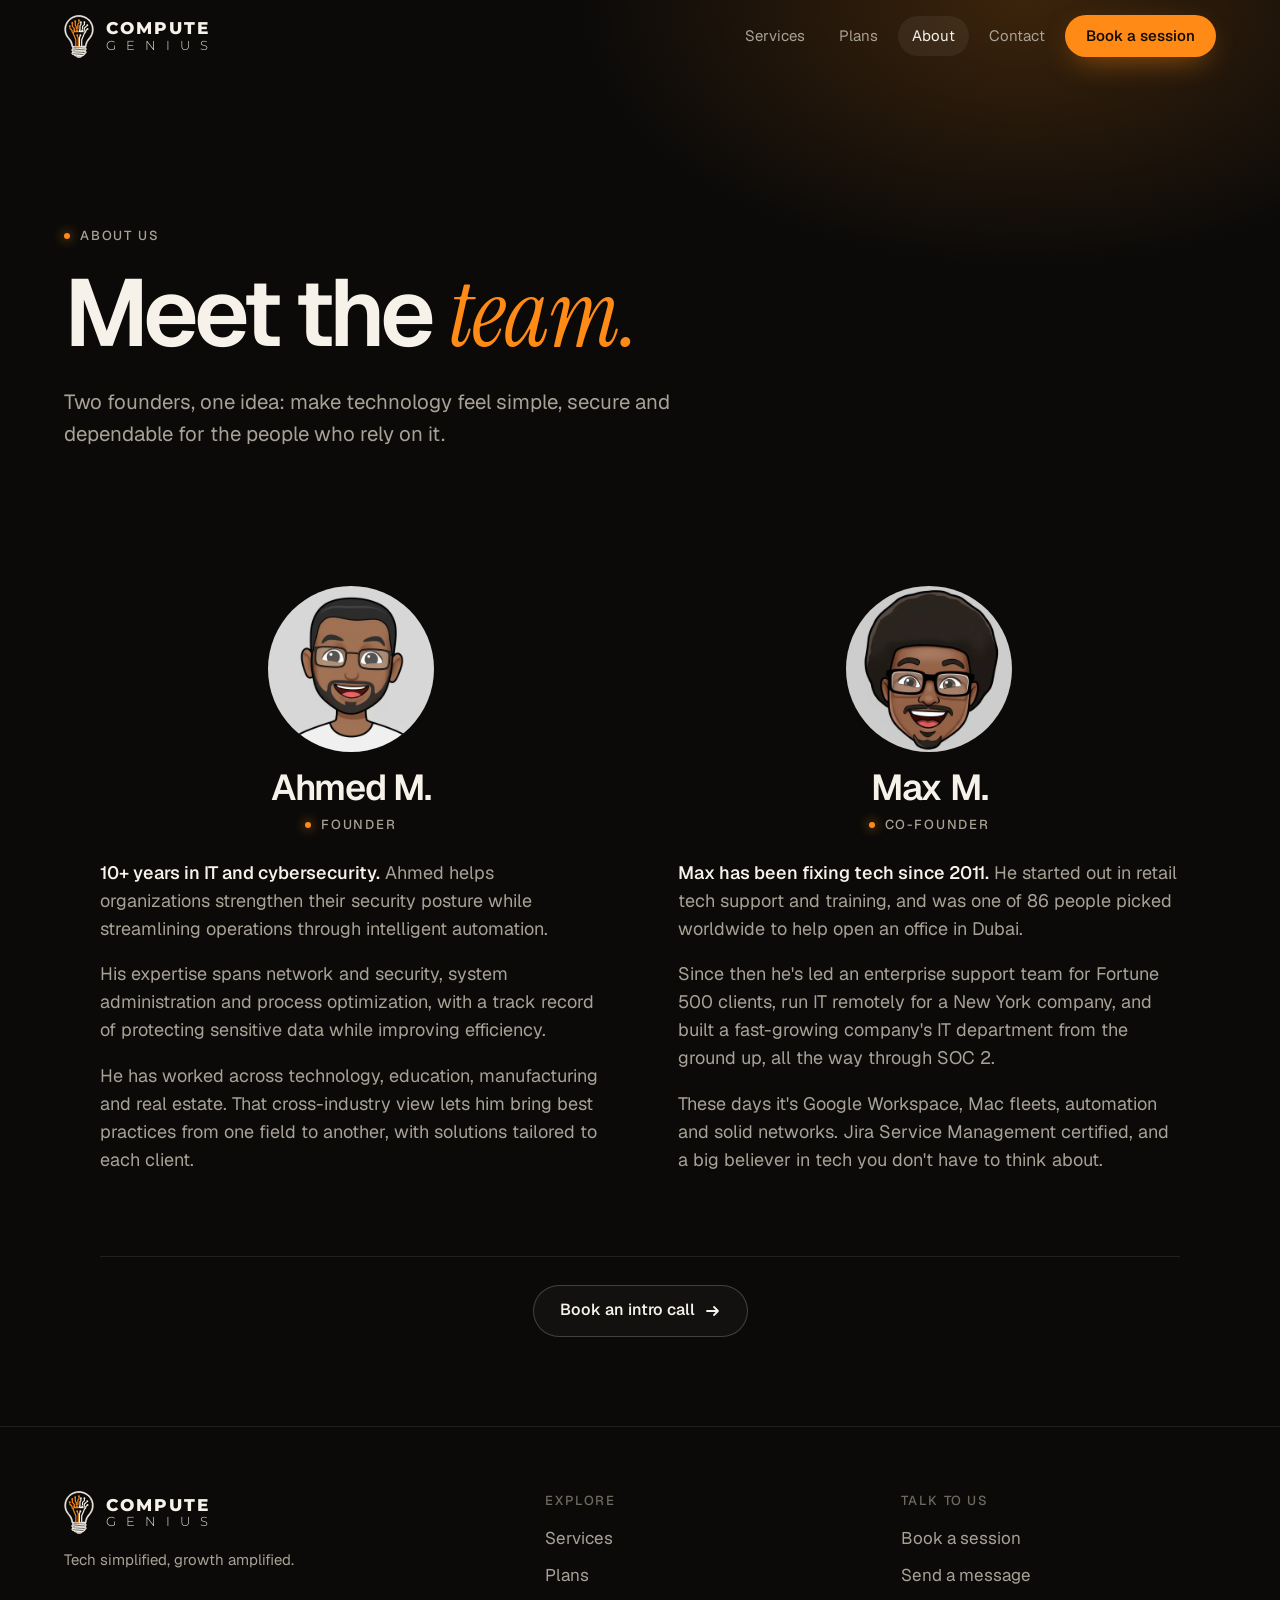
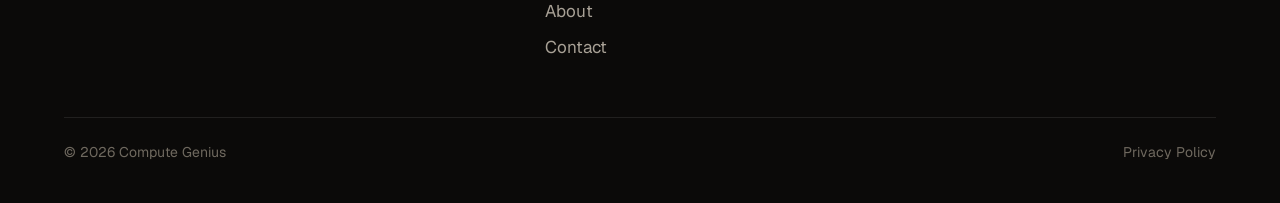
<file: about.html>
<!doctype html>
<html lang="en">
<head>
<meta charset="utf-8">
<meta name="viewport" content="width=device-width,initial-scale=1,viewport-fit=cover">
<title>About — Compute Genius</title>
<meta name="description" content="Meet the founders of Compute Genius: Ahmed M. and Max M.">
<meta name="theme-color" content="#0b0a09">
<meta property="og:title" content="About — Compute Genius">
<meta property="og:description" content="Meet the founders of Compute Genius: Ahmed M. and Max M.">
<link rel="canonical" href="https://computegenius.com/about">
<meta property="og:url" content="https://computegenius.com/about">
<meta property="og:type" content="website">
<meta property="og:site_name" content="Compute Genius">
<meta name="twitter:card" content="summary">
<link rel="icon" href="/assets/favicon.svg" type="image/svg+xml">
<link rel="preload" href="/assets/fonts/Geist-latin.woff2" as="font" type="font/woff2" crossorigin>
<link rel="stylesheet" href="/assets/style.css?v=v8">
</head>
<body>
<a class="skip" href="#main">Skip to content</a>
<header class="nav">
  <div class="wrap nav-in">
    <a class="brand" href="/" aria-label="Compute Genius home"><img class="mark" src="/assets/cg-mark.svg" width="30" height="43" alt=""><span class="wm"><b>COMPUTE</b><i><span>G</span><span>E</span><span>N</span><span>I</span><span>U</span><span>S</span></i></span></a>
    <button class="burger" aria-label="Menu" aria-expanded="false" aria-controls="links"><i></i><i></i></button>
    <nav class="links" id="links" aria-label="Main">
      <a class="l" href="/#services">Services</a>
      <a class="l" href="/#plans">Plans</a>
      <a class="l" href="/about.html" aria-current="page">About</a>
      <a class="l" href="/contact.html">Contact</a>
      <a class="btn btn-primary btn-sm" href="/contact.html">Book a session</a>
    </nav>
  </div>
</header>
<main id="main">

<section class="page-hero">
  <div class="wrap">
    <span class="eyebrow rv">About us</span>
    <h1 class="rv" style="--rd:.08s">Meet the <span class="serif accent">team.</span></h1>
    <p class="lead rv" style="--rd:.16s">Two founders, one idea: make technology feel simple, secure and dependable for the people who rely on it.</p>
  </div>
</section>

<section class="founders" aria-label="Our founders">
  <div class="wrap">
    <div class="founders-grid">
      <article class="founder rv" aria-labelledby="ahmed-name">
        <header class="founder-heading">
          <div class="avatar"><img src="/assets/img/ahmed.webp?v=v6" alt="Illustrated portrait of Ahmed M." width="800" height="800"></div>
          <h2 id="ahmed-name">Ahmed M.</h2>
          <span class="eyebrow">Founder</span>
        </header>
        <p><strong>10+ years in IT and cybersecurity.</strong> Ahmed helps organizations strengthen their security posture while streamlining operations through intelligent automation.</p>
        <p>His expertise spans network and security, system administration and process optimization, with a track record of protecting sensitive data while improving efficiency.</p>
        <p>He has worked across technology, education, manufacturing and real estate. That cross-industry view lets him bring best practices from one field to another, with solutions tailored to each client.</p>
      </article>
      <article class="founder rv" style="--rd:.1s" aria-labelledby="max-name">
        <header class="founder-heading">
          <div class="avatar"><img src="/assets/img/max.webp?v=v6" alt="Illustrated portrait of Max M." width="800" height="800"></div>
          <h2 id="max-name">Max M.</h2>
          <span class="eyebrow">Co-Founder</span>
        </header>
        <p><strong>Max has been fixing tech since 2011.</strong> He started out in retail tech support and training, and was one of 86 people picked worldwide to help open an office in Dubai.</p>
        <p>Since then he's led an enterprise support team for Fortune 500 clients, run IT remotely for a New York company, and built a fast-growing company's IT department from the ground up, all the way through SOC 2.</p>
        <p>These days it's Google Workspace, Mac fleets, automation and solid networks. Jira Service Management certified, and a big believer in tech you don't have to think about.</p>
      </article>
    </div>
    <div class="founders-next">
      <a class="btn btn-ghost" href="/contact.html#booking">Book an intro call <svg viewBox="0 0 16 16" fill="none" stroke="currentColor" stroke-width="1.8" stroke-linecap="round" stroke-linejoin="round" aria-hidden="true"><path d="M2 8h11M9 4l4 4-4 4"/></svg></a>
    </div>
  </div>
</section>

</main>
<footer>
  <div class="wrap">
    <div class="foot">
      <div>
        <a class="brand" href="/"><img class="mark" src="/assets/cg-mark.svg" width="30" height="43" alt=""><span class="wm"><b>COMPUTE</b><i><span>G</span><span>E</span><span>N</span><span>I</span><span>U</span><span>S</span></i></span></a>
        <p>Tech simplified, growth amplified.</p>
      </div>
      <div>
        <h4>Explore</h4>
        <ul>
          <li><a href="/#services">Services</a></li>
          <li><a href="/#plans">Plans</a></li>
          <li><a href="/about.html">About</a></li>
          <li><a href="/contact.html">Contact</a></li>
        </ul>
      </div>
      <div>
        <h4>Talk to us</h4>
        <ul>
          <li><a href="/contact.html">Book a session</a></li>
          <li><a href="/contact.html#contact-form">Send a message</a></li>
        </ul>
      </div>
    </div>
    <div class="legal"><span>© 2026 Compute Genius</span><a href="/privacy">Privacy Policy</a></div>
  </div>
</footer>
<script src="/assets/main.js?v=v6" defer></script>

</body>
</html>
</file>
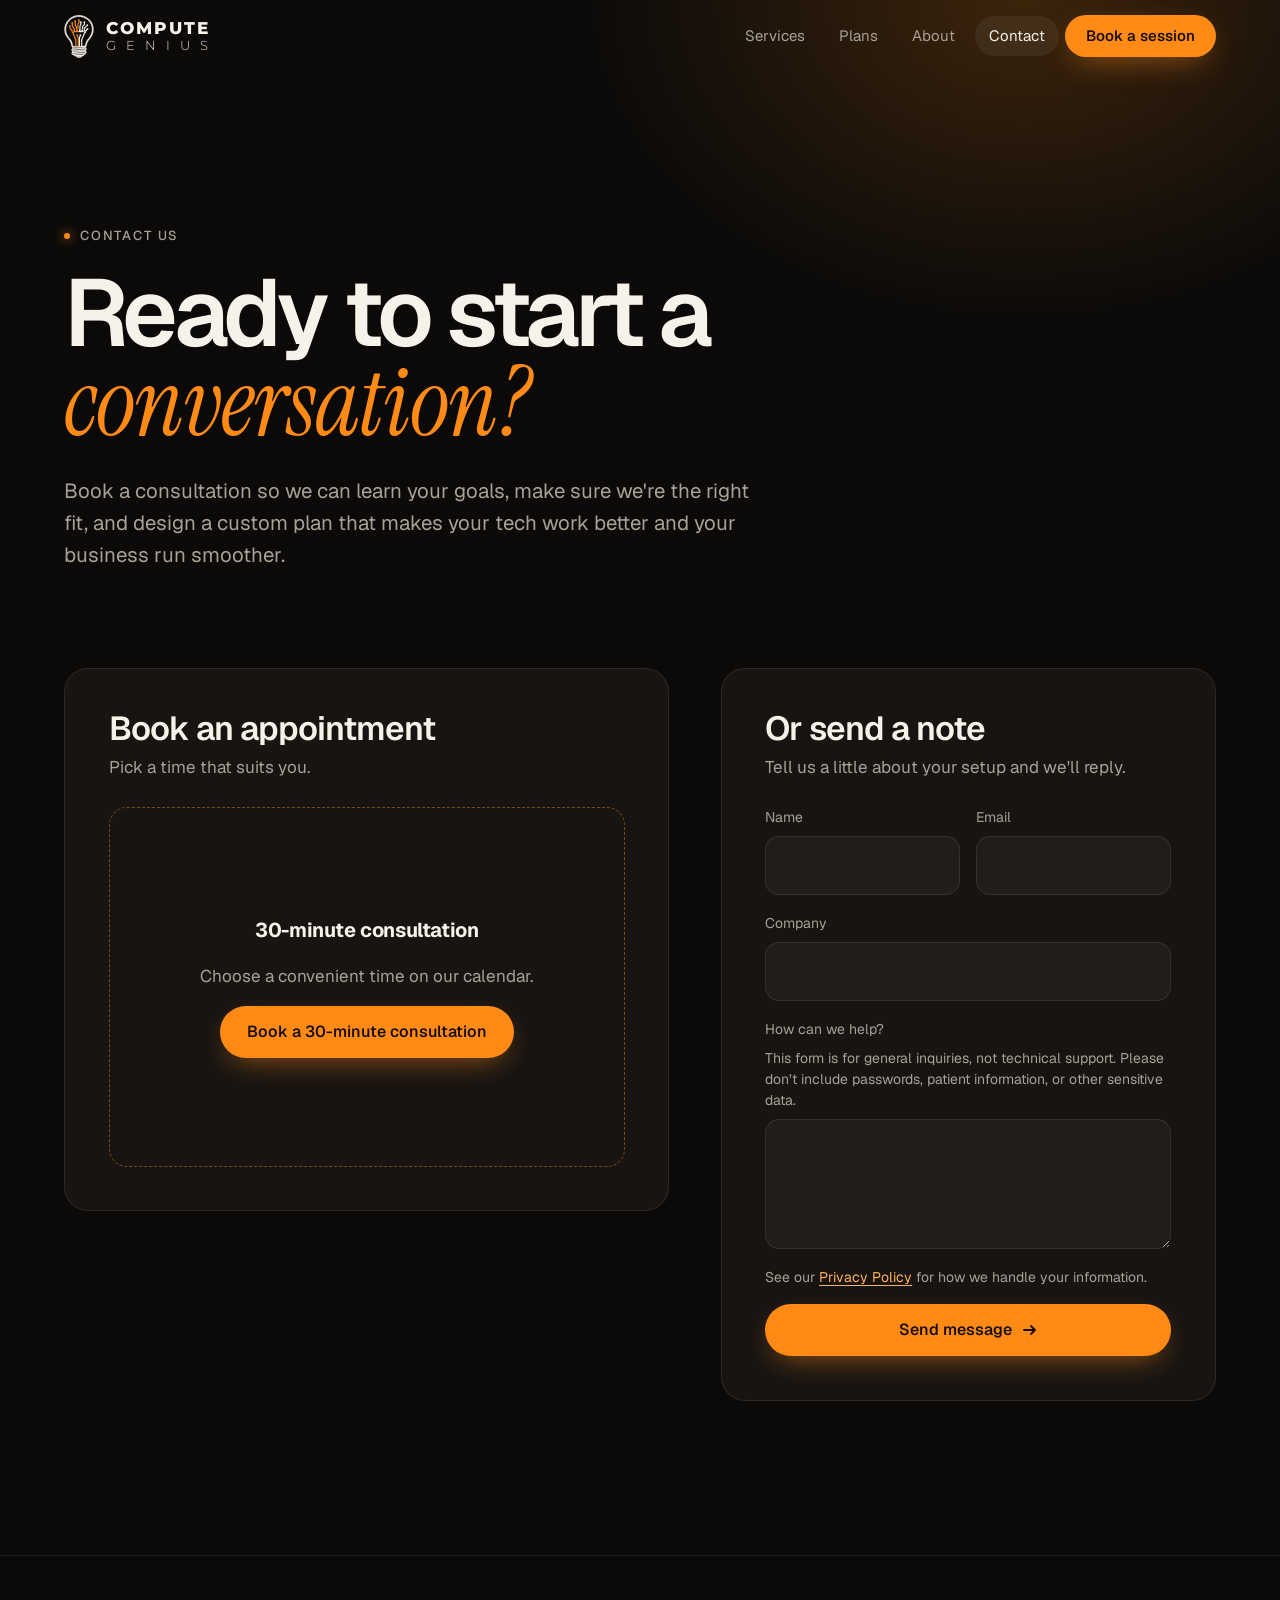
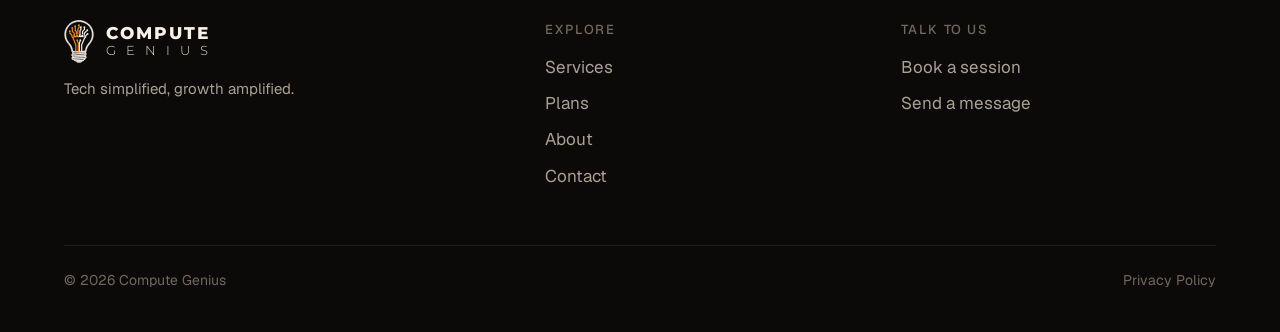
<file: contact.html>
<!doctype html>
<html lang="en">
<head>
<meta charset="utf-8">
<meta name="viewport" content="width=device-width,initial-scale=1,viewport-fit=cover">
<title>Contact — Compute Genius</title>
<meta name="description" content="Book a consultation with Compute Genius.">
<meta name="theme-color" content="#0b0a09">
<meta property="og:title" content="Contact — Compute Genius">
<meta property="og:description" content="Book a consultation with Compute Genius.">
<link rel="canonical" href="https://computegenius.com/contact">
<meta property="og:url" content="https://computegenius.com/contact">
<meta property="og:type" content="website">
<meta property="og:site_name" content="Compute Genius">
<meta name="twitter:card" content="summary">
<link rel="icon" href="/assets/favicon.svg" type="image/svg+xml">
<link rel="preload" href="/assets/fonts/Geist-latin.woff2" as="font" type="font/woff2" crossorigin>
<link rel="stylesheet" href="/assets/style.css?v=v9">
</head>
<body>
<a class="skip" href="#main">Skip to content</a>
<header class="nav">
  <div class="wrap nav-in">
    <a class="brand" href="/" aria-label="Compute Genius home"><img class="mark" src="/assets/cg-mark.svg" width="30" height="43" alt=""><span class="wm"><b>COMPUTE</b><i><span>G</span><span>E</span><span>N</span><span>I</span><span>U</span><span>S</span></i></span></a>
    <button class="burger" aria-label="Menu" aria-expanded="false" aria-controls="links"><i></i><i></i></button>
    <nav class="links" id="links" aria-label="Main">
      <a class="l" href="/#services">Services</a>
      <a class="l" href="/#plans">Plans</a>
      <a class="l" href="/about.html">About</a>
      <a class="l" href="/contact.html" aria-current="page">Contact</a>
      <a class="btn btn-primary btn-sm" href="/contact.html">Book a session</a>
    </nav>
  </div>
</header>
<main id="main">

<section class="page-hero">
  <div class="wrap">
    <span class="eyebrow rv">Contact us</span>
    <h1 class="rv" style="--rd:.08s">Ready to start a <span class="serif accent">conversation?</span></h1>
    <p class="lead rv" style="--rd:.16s">Book a consultation so we can learn your goals, make sure we're the right fit, and design a custom plan that makes your tech work better and your business run smoother.</p>
  </div>
</section>

<section class="sec" style="padding-top:0">
  <div class="wrap contact-grid">
    <div id="booking" class="panel rv" style="scroll-margin-top:96px">
      <h2>Book an appointment</h2>
      <p>Pick a time that suits you.</p>
      <div class="book"><div>
        <strong>30-minute consultation</strong>
        <p>Choose a convenient time on our calendar.</p>
        <button type="button" class="btn btn-primary" data-cal-link="compute-genius-puoeov/30min" data-cal-namespace="30min" data-cal-config='{"layout":"month_view","useSlotsViewOnSmallScreen":"true"}' aria-label="Book a 30-minute consultation">Book a 30-minute consultation</button>
        <noscript><p><a href="https://cal.com/compute-genius-puoeov/30min">Open the booking calendar</a></p></noscript>
      </div></div>
    </div>
    <div class="rv" style="--rd:.1s">
      <div class="panel">
        <h2>Or send a note</h2>
        <p>Tell us a little about your setup and we'll reply.</p>
        <form id="contact-form" style="scroll-margin-top:96px" name="contact" method="POST" data-netlify="true" netlify-honeypot="bot-field" action="/thanks.html">
          <input type="hidden" name="form-name" value="contact">
          <p hidden><label>Don't fill this out: <input name="bot-field"></label></p>
          <div class="f2">
            <div class="field"><label for="n">Name</label><input id="n" name="name" autocomplete="name" required></div>
            <div class="field"><label for="e">Email</label><input id="e" type="email" name="email" autocomplete="email" required></div>
          </div>
          <div class="field"><label for="c">Company</label><input id="c" name="company" autocomplete="organization"></div>
          <div class="field">
            <label for="m">How can we help?</label>
            <p class="form-note" id="message-guidance">This form is for general inquiries, not technical support. Please don’t include passwords, patient information, or other sensitive data.</p>
            <textarea id="m" name="message" aria-describedby="message-guidance"></textarea>
          </div>
          <p class="form-note form-privacy">See our <a href="/privacy">Privacy Policy</a> for how we handle your information.</p>
          <button class="btn btn-primary" type="submit" style="width:100%">Send message <svg viewBox="0 0 16 16" fill="none" stroke="currentColor" stroke-width="1.8" stroke-linecap="round" stroke-linejoin="round" aria-hidden="true"><path d="M2 8h11M9 4l4 4-4 4"/></svg></button>
        </form>
      </div>
    </div>
  </div>
</section>
</main>
<footer>
  <div class="wrap">
    <div class="foot">
      <div>
        <a class="brand" href="/"><img class="mark" src="/assets/cg-mark.svg" width="30" height="43" alt=""><span class="wm"><b>COMPUTE</b><i><span>G</span><span>E</span><span>N</span><span>I</span><span>U</span><span>S</span></i></span></a>
        <p>Tech simplified, growth amplified.</p>
      </div>
      <div>
        <h4>Explore</h4>
        <ul>
          <li><a href="/#services">Services</a></li>
          <li><a href="/#plans">Plans</a></li>
          <li><a href="/about.html">About</a></li>
          <li><a href="/contact.html">Contact</a></li>
        </ul>
      </div>
      <div>
        <h4>Talk to us</h4>
        <ul>
          <li><a href="/contact.html">Book a session</a></li>
          <li><a href="/contact.html#contact-form">Send a message</a></li>
        </ul>
      </div>
    </div>
    <div class="legal"><span>© 2026 Compute Genius</span><a href="/privacy">Privacy Policy</a></div>
  </div>
</footer>
<script src="/assets/main.js?v=v6" defer></script>

<script>(function (C, A, L) { let p = function (a, ar) { a.q.push(ar); }; let d = C.document; C.Cal = C.Cal || function () { let cal = C.Cal; let ar = arguments; if (!cal.loaded) { cal.ns = {}; cal.q = cal.q || []; d.head.appendChild(d.createElement("script")).src = A; cal.loaded = true; } if (ar[0] === L) { const api = function () { p(api, arguments); }; const namespace = ar[1]; api.q = api.q || []; if(typeof namespace === "string"){cal.ns[namespace] = cal.ns[namespace] || api;p(cal.ns[namespace], ar);p(cal, ["initNamespace", namespace]);} else p(cal, ar); return; } p(cal, ar); }; })(window, "https://app.cal.com/embed/embed.js", "init");
Cal("init", "30min", {origin:"https://app.cal.com"}); Cal.config = Cal.config || {}; Cal.config.forwardQueryParams = true; Cal.ns["30min"]("ui", {"hideEventTypeDetails":false,"layout":"month_view"});</script>
</body>
</html>
</file>
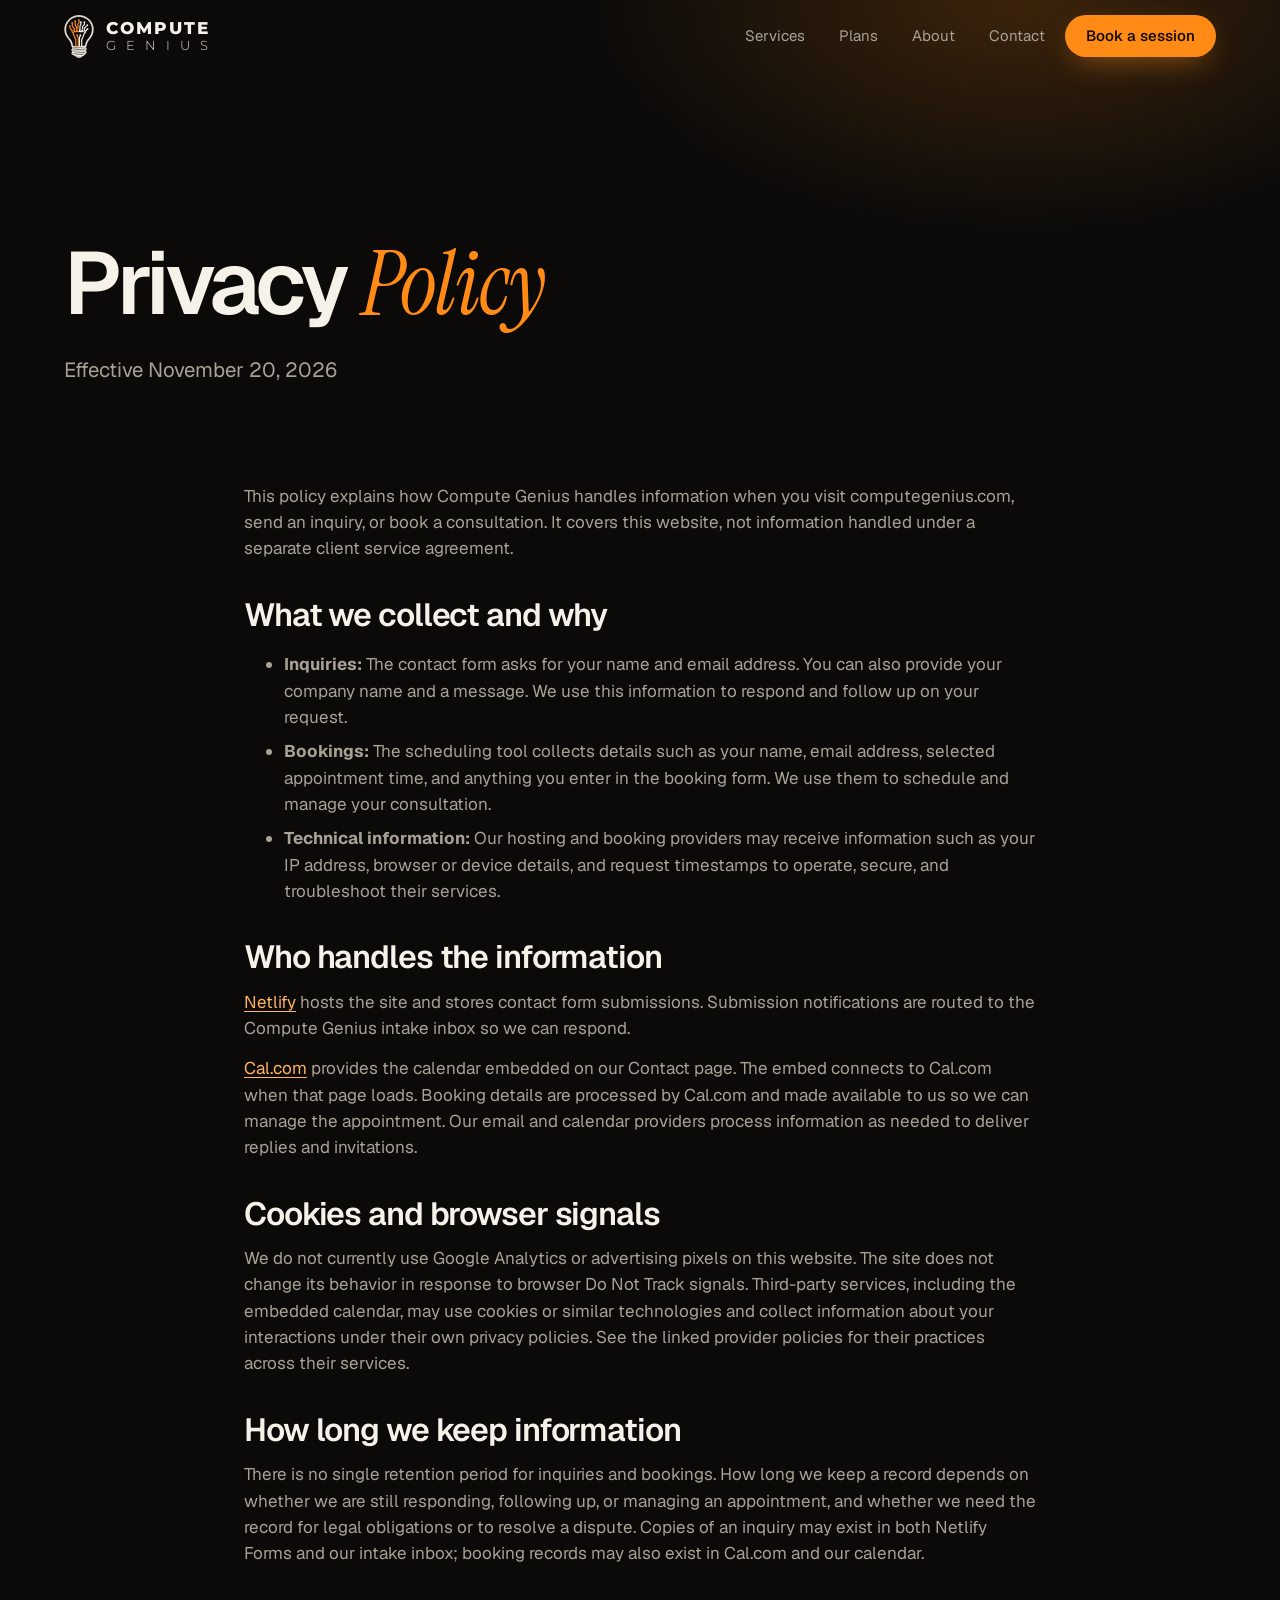
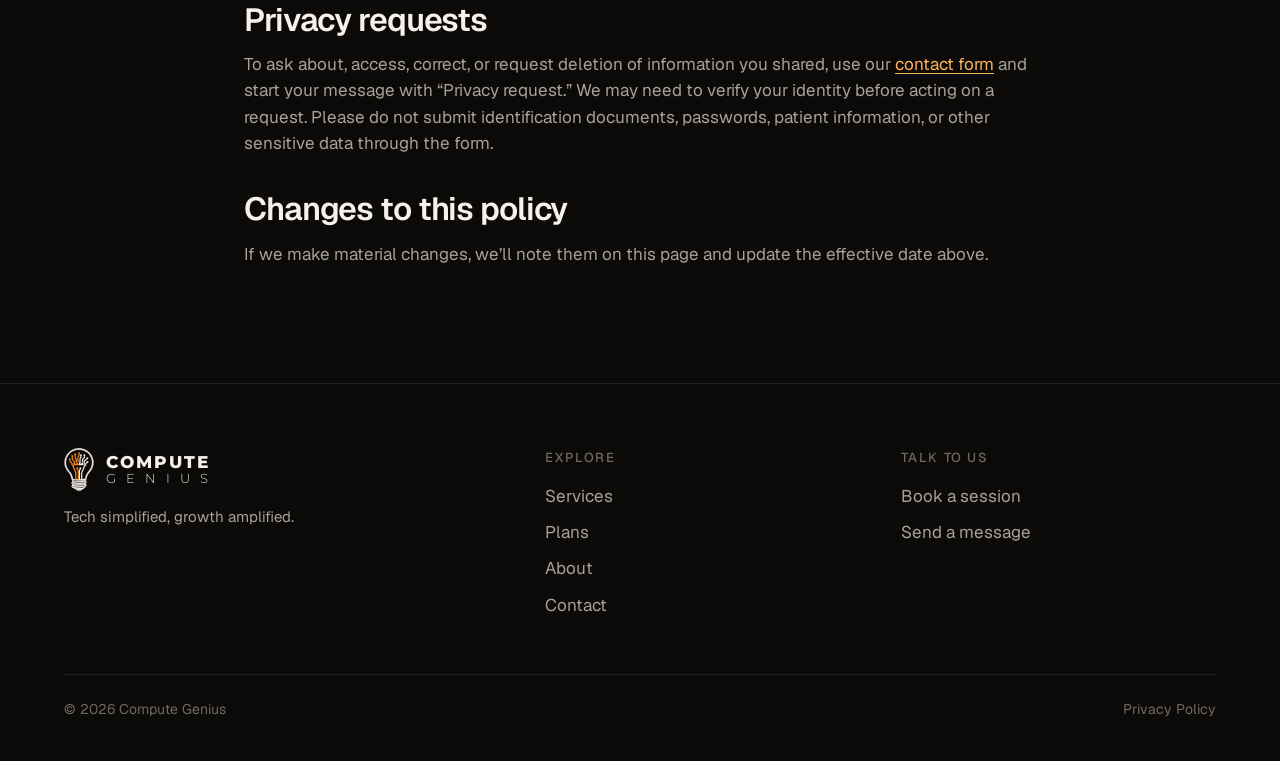
<file: privacy.html>
<!doctype html>
<html lang="en">
<head>
<meta charset="utf-8">
<meta name="viewport" content="width=device-width,initial-scale=1,viewport-fit=cover">
<title>Privacy Policy | Compute Genius</title>
<meta name="description" content="How Compute Genius handles information when you visit our website, send an inquiry, or book a consultation.">
<meta name="theme-color" content="#0b0a09">
<link rel="canonical" href="https://computegenius.com/privacy">
<link rel="icon" href="/assets/favicon.svg" type="image/svg+xml">
<link rel="stylesheet" href="/assets/style.css?v=v9">
</head>
<body>
<a class="skip" href="#main">Skip to content</a>
<header class="nav">
  <div class="wrap nav-in">
    <a class="brand" href="/" aria-label="Compute Genius home"><img class="mark" src="/assets/cg-mark.svg" width="30" height="43" alt=""><span class="wm"><b>COMPUTE</b><i><span>G</span><span>E</span><span>N</span><span>I</span><span>U</span><span>S</span></i></span></a>
    <button class="burger" aria-label="Menu" aria-expanded="false" aria-controls="links"><i></i><i></i></button>
    <nav class="links" id="links" aria-label="Main">
      <a class="l" href="/#services">Services</a>
      <a class="l" href="/#plans">Plans</a>
      <a class="l" href="/about.html">About</a>
      <a class="l" href="/contact.html">Contact</a>
      <a class="btn btn-primary btn-sm" href="/contact.html#booking">Book a session</a>
    </nav>
  </div>
</header>
<main id="main">
  <section class="page-hero policy-hero">
    <div class="wrap">
      <h1>Privacy <span class="serif accent">Policy</span></h1>
      <p class="lead">Effective <time datetime="2026-11-20">November 20, 2026</time></p>
    </div>
  </section>
  <div class="policy-copy">
    <p>This policy explains how Compute Genius handles information when you visit computegenius.com, send an inquiry, or book a consultation. It covers this website, not information handled under a separate client service agreement.</p>

    <h2>What we collect and why</h2>
    <ul>
      <li><strong>Inquiries:</strong> The contact form asks for your name and email address. You can also provide your company name and a message. We use this information to respond and follow up on your request.</li>
      <li><strong>Bookings:</strong> The scheduling tool collects details such as your name, email address, selected appointment time, and anything you enter in the booking form. We use them to schedule and manage your consultation.</li>
      <li><strong>Technical information:</strong> Our hosting and booking providers may receive information such as your IP address, browser or device details, and request timestamps to operate, secure, and troubleshoot their services.</li>
    </ul>

    <h2>Who handles the information</h2>
    <p><a href="https://www.netlify.com/privacy/">Netlify</a> hosts the site and stores contact form submissions. Submission notifications are routed to the Compute Genius intake inbox so we can respond.</p>
    <p><a href="https://cal.com/privacy">Cal.com</a> provides the calendar embedded on our Contact page. The embed connects to Cal.com when that page loads. Booking details are processed by Cal.com and made available to us so we can manage the appointment. Our email and calendar providers process information as needed to deliver replies and invitations.</p>

    <h2>Cookies and browser signals</h2>
    <p>We do not currently use Google Analytics or advertising pixels on this website. The site does not change its behavior in response to browser Do Not Track signals. Third-party services, including the embedded calendar, may use cookies or similar technologies and collect information about your interactions under their own privacy policies. See the linked provider policies for their practices across their services.</p>

    <h2>How long we keep information</h2>
    <p>There is no single retention period for inquiries and bookings. How long we keep a record depends on whether we are still responding, following up, or managing an appointment, and whether we need the record for legal obligations or to resolve a dispute. Copies of an inquiry may exist in both Netlify Forms and our intake inbox; booking records may also exist in Cal.com and our calendar.</p>

    <h2>Privacy requests</h2>
    <p>To ask about, access, correct, or request deletion of information you shared, use our <a href="/contact.html#contact-form">contact form</a> and start your message with “Privacy request.” We may need to verify your identity before acting on a request. Please do not submit identification documents, passwords, patient information, or other sensitive data through the form.</p>

    <h2>Changes to this policy</h2>
    <p>If we make material changes, we’ll note them on this page and update the effective date above.</p>
  </div>
</main>
<footer>
  <div class="wrap">
    <div class="foot">
      <div>
        <a class="brand" href="/" aria-label="Compute Genius home"><img class="mark" src="/assets/cg-mark.svg" width="30" height="43" alt=""><span class="wm"><b>COMPUTE</b><i><span>G</span><span>E</span><span>N</span><span>I</span><span>U</span><span>S</span></i></span></a>
        <p>Tech simplified, growth amplified.</p>
      </div>
      <div>
        <h4>Explore</h4>
        <ul>
          <li><a href="/#services">Services</a></li>
          <li><a href="/#plans">Plans</a></li>
          <li><a href="/about.html">About</a></li>
          <li><a href="/contact.html">Contact</a></li>
        </ul>
      </div>
      <div>
        <h4>Talk to us</h4>
        <ul>
          <li><a href="/contact.html#booking">Book a session</a></li>
          <li><a href="/contact.html#contact-form">Send a message</a></li>
        </ul>
      </div>
    </div>
    <div class="legal"><span>© 2026 Compute Genius</span><a href="/privacy" aria-current="page">Privacy Policy</a></div>
  </div>
</footer>
<script src="/assets/main.js?v=v6" defer></script>
</body>
</html>
</file>
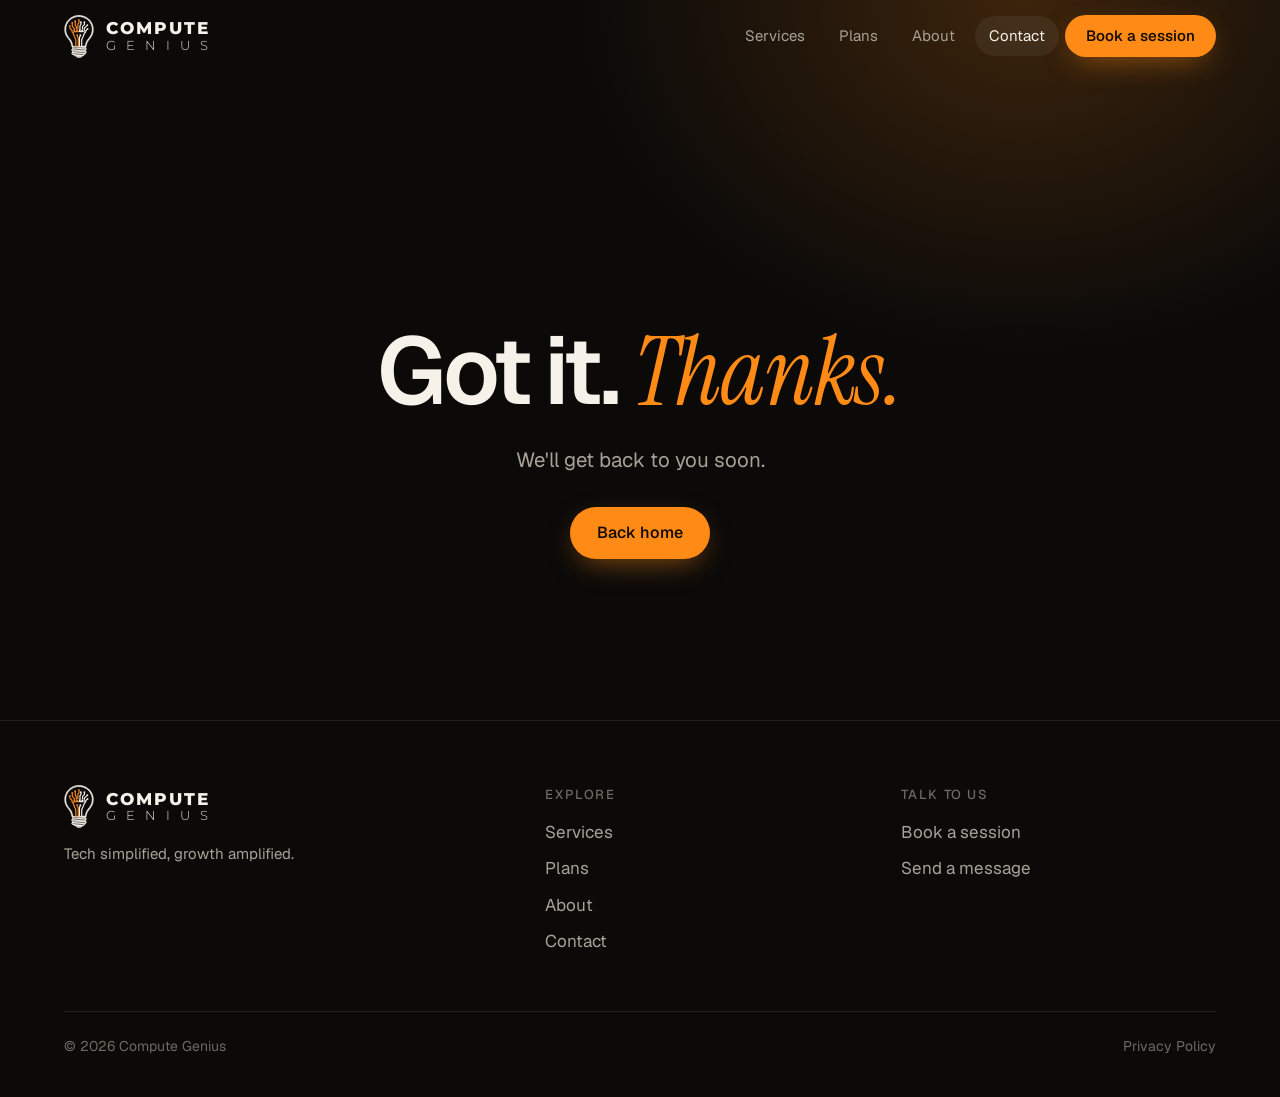
<file: thanks.html>
<!doctype html>
<html lang="en">
<head>
<meta charset="utf-8">
<meta name="viewport" content="width=device-width,initial-scale=1,viewport-fit=cover">
<title>Thanks — Compute Genius</title>
<meta name="description" content="Message sent.">
<meta name="robots" content="noindex">
<meta name="theme-color" content="#0b0a09">
<meta property="og:title" content="Thanks — Compute Genius">
<meta property="og:description" content="Message sent.">
<link rel="canonical" href="https://computegenius.com/thanks">
<meta property="og:url" content="https://computegenius.com/thanks">
<meta property="og:type" content="website">
<meta property="og:site_name" content="Compute Genius">
<meta name="twitter:card" content="summary">
<link rel="icon" href="/assets/favicon.svg" type="image/svg+xml">
<link rel="preload" href="/assets/fonts/Geist-latin.woff2" as="font" type="font/woff2" crossorigin>
<link rel="stylesheet" href="/assets/style.css?v=v7">
</head>
<body>
<a class="skip" href="#main">Skip to content</a>
<header class="nav">
  <div class="wrap nav-in">
    <a class="brand" href="/" aria-label="Compute Genius home"><img class="mark" src="/assets/cg-mark.svg" width="30" height="43" alt=""><span class="wm"><b>COMPUTE</b><i><span>G</span><span>E</span><span>N</span><span>I</span><span>U</span><span>S</span></i></span></a>
    <button class="burger" aria-label="Menu" aria-expanded="false" aria-controls="links"><i></i><i></i></button>
    <nav class="links" id="links" aria-label="Main">
      <a class="l" href="/#services">Services</a>
      <a class="l" href="/#plans">Plans</a>
      <a class="l" href="/about.html">About</a>
      <a class="l" href="/contact.html" aria-current="page">Contact</a>
      <a class="btn btn-primary btn-sm" href="/contact.html">Book a session</a>
    </nav>
  </div>
</header>
<main id="main">

<section class="page-hero" style="min-height:80svh;display:grid;align-content:center;text-align:center">
  <div class="wrap">
    <h1 style="margin-inline:auto">Got it. <span class="serif accent">Thanks.</span></h1>
    <p class="lead" style="margin:0 auto 32px">We'll get back to you soon.</p>
    <a class="btn btn-primary" href="/">Back home</a>
  </div>
</section>
</main>
<footer>
  <div class="wrap">
    <div class="foot">
      <div>
        <a class="brand" href="/"><img class="mark" src="/assets/cg-mark.svg" width="30" height="43" alt=""><span class="wm"><b>COMPUTE</b><i><span>G</span><span>E</span><span>N</span><span>I</span><span>U</span><span>S</span></i></span></a>
        <p>Tech simplified, growth amplified.</p>
      </div>
      <div>
        <h4>Explore</h4>
        <ul>
          <li><a href="/#services">Services</a></li>
          <li><a href="/#plans">Plans</a></li>
          <li><a href="/about.html">About</a></li>
          <li><a href="/contact.html">Contact</a></li>
        </ul>
      </div>
      <div>
        <h4>Talk to us</h4>
        <ul>
          <li><a href="/contact.html">Book a session</a></li>
          <li><a href="/contact.html#contact-form">Send a message</a></li>
        </ul>
      </div>
    </div>
    <div class="legal"><span>© 2026 Compute Genius</span><a href="/privacy">Privacy Policy</a></div>
  </div>
</footer>
<script src="/assets/main.js?v=v6" defer></script>

</body>
</html>
</file>
<file: assets/style.css>
@font-face {
  font-family: 'Montserrat';
  font-style: normal;
  font-weight: 300 800;
  font-display: swap;
  src: url(/assets/fonts/Montserrat-latin.woff2) format('woff2');
  unicode-range: U+0000-00FF, U+0131, U+0152-0153, U+02BB-02BC, U+02C6, U+02DA, U+02DC, U+0304, U+0308, U+0329, U+2000-206F, U+20AC, U+2122, U+2191, U+2193, U+2212, U+2215, U+FEFF, U+FFFD;
}
@font-face {
  font-family: 'Geist';
  font-style: normal;
  font-weight: 300 800;
  font-display: swap;
  src: url(/assets/fonts/Geist-latin.woff2) format('woff2');
  unicode-range: U+0000-00FF, U+0131, U+0152-0153, U+02BB-02BC, U+02C6, U+02DA, U+02DC, U+0304, U+0308, U+0329, U+2000-206F, U+20AC, U+2122, U+2191, U+2193, U+2212, U+2215, U+FEFF, U+FFFD;
}
@font-face {
  font-family: 'Instrument Serif';
  font-style: italic;
  font-weight: 400;
  font-display: swap;
  src: url(/assets/fonts/InstrumentSerif-italic.woff2) format('woff2');
  unicode-range: U+0000-00FF, U+0131, U+0152-0153, U+02BB-02BC, U+02C6, U+02DA, U+02DC, U+0304, U+0308, U+0329, U+2000-206F, U+20AC, U+2122, U+2191, U+2193, U+2212, U+2215, U+FEFF, U+FFFD;
}

:root{
  --bg:#0b0a09; --bg2:#12100e; --surface:#171412; --line:rgba(255,255,255,.09);
  --text:#f6f1e9; --muted:#a8a196; --dim:#6f695f;
  --orange:#ff8b16; --orange-2:#ffb35e; --orange-deep:#d47000;
  --paper:#f6f2ea; --ink:#15130f; --ink-muted:#6a645a; --paper-line:rgba(21,19,15,.12);
  --sans:'Geist',ui-sans-serif,system-ui,-apple-system,'Segoe UI',Helvetica,Arial,sans-serif;
  --serif:'Instrument Serif',Georgia,'Times New Roman',serif;
  --pad:clamp(20px,5vw,64px); --max:1240px; --r:24px;
}
*,*::before,*::after{box-sizing:border-box}
html{-webkit-text-size-adjust:100%;scroll-behavior:smooth}
body{margin:0;background:var(--bg);color:var(--text);font-family:var(--sans);font-size:17px;line-height:1.55;-webkit-font-smoothing:antialiased;overflow-x:hidden}
section[id]{scroll-margin-top:96px}
img,svg{display:block;max-width:100%}
a{color:inherit;text-decoration:none}
button{font:inherit;color:inherit}
.wrap{width:100%;max-width:calc(var(--max) + var(--pad)*2);margin:0 auto;padding:0 var(--pad)}
.skip{position:absolute;left:-999px;top:8px;background:var(--orange);color:#000;padding:8px 14px;border-radius:99px;z-index:100}
.skip:focus{left:8px}
:focus-visible{outline:2px solid var(--orange);outline-offset:3px;border-radius:6px}

/* type */
h1,h2,h3{margin:0;font-weight:600;letter-spacing:-.035em;line-height:1.02}
.eyebrow{display:inline-flex;align-items:center;gap:10px;font-size:13px;letter-spacing:.14em;text-transform:uppercase;color:var(--muted);font-weight:500}
.eyebrow::before{content:"";width:6px;height:6px;border-radius:50%;background:var(--orange);box-shadow:0 0 12px var(--orange)}
.serif{font-family:var(--serif);font-style:italic;font-weight:400;letter-spacing:-.01em}
.accent{color:var(--orange)}
h2.big{font-size:clamp(36px,5.4vw,76px)}
.lead{font-size:clamp(18px,1.6vw,21px);color:var(--muted);max-width:34em}

/* buttons */
.btn{display:inline-flex;align-items:center;justify-content:center;gap:10px;height:52px;padding:0 26px;border-radius:99px;font-weight:550;font-size:16px;border:1px solid transparent;cursor:pointer;transition:transform .25s,background .25s,box-shadow .25s,border-color .25s;white-space:nowrap}
.btn-primary{background:var(--orange);color:#140c00;box-shadow:0 0 0 0 rgba(255,139,22,.5),0 10px 30px -10px rgba(255,139,22,.6)}
.btn-primary:hover{transform:translateY(-2px);background:#ff9a34;box-shadow:0 0 0 6px rgba(255,139,22,.15),0 16px 40px -10px rgba(255,139,22,.7)}
.btn-ghost{border-color:rgba(255,255,255,.2);color:var(--text);background:rgba(255,255,255,.03)}
.btn-ghost:hover{border-color:rgba(255,255,255,.45);background:rgba(255,255,255,.07);transform:translateY(-2px)}
.btn-dark{background:#15130f;color:#fff}
.btn-dark:hover{transform:translateY(-2px);background:#000}
.btn svg{width:16px;height:16px;transition:transform .25s}
.btn:hover svg{transform:translateX(3px)}
.btn-sm{height:42px;padding:0 20px;font-size:15px}

/* nav */
.nav{position:fixed;top:0;left:0;right:0;z-index:50;transition:background .3s,border-color .3s,backdrop-filter .3s;border-bottom:1px solid transparent}
.nav.scrolled{background:rgba(11,10,9,.72);backdrop-filter:saturate(1.4) blur(18px);-webkit-backdrop-filter:saturate(1.4) blur(18px);border-color:var(--line)}
.nav-in{display:flex;align-items:center;justify-content:space-between;height:72px}
.brand{display:flex;align-items:center;gap:10px}
.brand{gap:12px}
.brand .mark{width:30px;height:43px;flex:none}
.wm{display:grid;gap:3px;width:max-content;line-height:1}
.wm b{font-family:'Montserrat',var(--sans);font-weight:800;font-size:16.5px;letter-spacing:.12em;color:var(--text);margin-right:-.12em}
.wm i{font-style:normal;font-family:'Montserrat',var(--sans);font-weight:300;font-size:12.5px;color:#e4ddd0;display:flex;justify-content:space-between}
.links{display:flex;align-items:center;gap:6px}
.links a.l{padding:8px 14px;border-radius:99px;color:var(--muted);font-size:15px;transition:color .2s,background .2s}
.links a.l:hover,.links a.l[aria-current="page"]{color:var(--text);background:rgba(255,255,255,.06)}
.burger{display:none;width:44px;height:44px;border-radius:50%;border:1px solid var(--line);background:rgba(255,255,255,.04);cursor:pointer;position:relative}
.burger i{position:absolute;left:13px;right:13px;height:1.5px;background:var(--text);transition:transform .3s,opacity .3s}
.burger i:nth-child(1){top:18px}.burger i:nth-child(2){top:25px}
.nav.open .burger i:nth-child(1){transform:translateY(3.5px) rotate(45deg)}
.nav.open .burger i:nth-child(2){transform:translateY(-3.5px) rotate(-45deg)}

/* hero */
.hero{position:relative;min-height:100svh;display:flex;align-items:center;padding:112px 0 72px;overflow:hidden;isolation:isolate}
.hero::before{content:"";position:absolute;inset:0;z-index:-2;background:
  radial-gradient(60% 60% at var(--gx,72%) var(--gy,45%),rgba(255,139,22,calc(.22*var(--lit,1))),transparent 70%),
  radial-gradient(40% 50% at 12% 100%,rgba(255,139,22,.06),transparent 70%);transition:background .3s}
.hero::after{content:"";position:absolute;inset:0;z-index:-1;background-image:radial-gradient(rgba(255,255,255,.07) 1px,transparent 1.2px);background-size:28px 28px;mask-image:radial-gradient(70% 70% at 70% 45%,#000 0,transparent 75%);-webkit-mask-image:radial-gradient(70% 70% at 70% 45%,#000 0,transparent 75%)}
.hero-grid{display:grid;grid-template-columns:1.2fr .8fr;align-items:center;gap:clamp(20px,4vw,64px)}
.hero h1{font-size:clamp(46px,6.1vw,98px);letter-spacing:-.05em;line-height:.93;margin:22px 0 28px}
.hero h1 .line{display:block;overflow:hidden;padding-bottom:.08em}
.hero h1 .line>span{display:inline-block}
.hero h1 .serif{font-size:1.06em;color:var(--orange);letter-spacing:-.02em}
.hero .lead{margin:0 0 36px}
.cta-row{display:flex;gap:12px;flex-wrap:wrap}
.hero-meta{display:flex;gap:28px;margin-top:48px;color:var(--dim);font-size:14px;flex-wrap:wrap}
.hero-meta b{display:block;color:var(--text);font-weight:550;font-size:15px;margin-bottom:2px}

/* bulb */
.bulb-wrap{position:relative;justify-self:center;width:min(100%,400px);aspect-ratio:530/765}
.bulb-btn{all:unset;display:block;width:100%;height:100%;cursor:pointer;position:relative;-webkit-tap-highlight-color:transparent}
.bulb-btn:focus-visible{outline:2px solid var(--orange);outline-offset:10px;border-radius:40px}
.halo{position:absolute;inset:-14% -34% -2%;background:radial-gradient(closest-side,rgba(255,170,70,.5),rgba(247,137,31,.14) 48%,transparent 72%);opacity:0;animation:halo-on 2.6s .4s forwards;transition:opacity .5s;pointer-events:none;filter:blur(6px)}
.is-off .halo{opacity:0!important;animation:none}
.bulb{width:100%;height:100%;overflow:visible;--o:#F7891F;--w:#F4EFE6}
.bulb .art{animation:art-on 2s .15s both}
.bulb .k{fill:var(--w)}
.bulb .ln path,.bulb .ln circle{fill:none;stroke-width:10.2;stroke-linejoin:miter;stroke-miterlimit:3}
.bulb .ln .nd{stroke-width:10.4}
.bulb .ln .core{fill:#ffd9a0;stroke:none;opacity:.16}
.bulb .o{stroke:var(--o)}
.bulb .w{stroke:var(--w)}
.bulb .halo-n{pointer-events:none}
.bulb .sp{fill:none;stroke:#fff1d4;stroke-width:6;stroke-linecap:round;stroke-linejoin:round;opacity:0;filter:drop-shadow(0 0 4px #ffb35e) drop-shadow(0 0 9px rgba(247,137,31,.9))}
.bulb *{transition:stroke .45s,fill .45s}
.is-off .bulb{--o:#4b4238;--w:#4b4238}
.is-off .bulb .sp,.is-off .bulb .halo-n,.is-off .bulb #lift{display:none}
.is-off .bulb .ln .core{opacity:0}
.is-off .bulb .art{animation:none}
.bulb-hint{position:absolute;left:50%;bottom:-30px;transform:translateX(-50%);font-size:12px;letter-spacing:.14em;text-transform:uppercase;color:var(--dim);white-space:nowrap;opacity:0;animation:fade 1s 3s forwards;pointer-events:none}
@keyframes halo-on{0%{opacity:0}8%{opacity:.7}12%{opacity:.1}20%{opacity:.85}26%{opacity:.25}34%{opacity:.9}100%{opacity:1}}
@keyframes art-on{0%{opacity:0}8%{opacity:1}12%{opacity:.25}20%{opacity:1}26%{opacity:.5}34%,100%{opacity:1}}
@keyframes fade{to{opacity:1}}

/* reveal */
.js .rv{opacity:0;transform:translateY(28px);transition:opacity .9s cubic-bezier(.2,.7,.2,1),transform .9s cubic-bezier(.2,.7,.2,1);transition-delay:var(--rd,0s)}
.js .rv.in{opacity:1;transform:none}
.js .hero h1 .line>span{transform:translateY(105%);transition:transform 1.1s cubic-bezier(.2,.8,.2,1);transition-delay:var(--rd,0s)}
.js .hero.go h1 .line>span{transform:none}

/* marquee */
.marquee{border-block:1px solid var(--line);background:var(--bg2);overflow:hidden;padding:22px 0;mask-image:linear-gradient(90deg,transparent,#000 8%,#000 92%,transparent);-webkit-mask-image:linear-gradient(90deg,transparent,#000 8%,#000 92%,transparent)}
.marquee-track{display:flex;gap:56px;width:max-content;animation:marq 38s linear infinite}
.marquee span{font-size:clamp(20px,2.4vw,30px);letter-spacing:-.02em;color:var(--dim);display:flex;align-items:center;gap:56px;white-space:nowrap}
.marquee span::after{content:"";width:8px;height:8px;border-radius:50%;background:var(--orange);opacity:.7}
@keyframes marq{to{transform:translateX(-50%)}}

/* scene */
.scene{position:relative;height:240vh}
.scene-stick{position:sticky;top:0;height:100svh;display:flex;flex-direction:column;justify-content:center;gap:clamp(20px,4vh,48px);overflow:hidden}
.scene h2{font-size:clamp(40px,7vw,104px);text-align:center;letter-spacing:-.05em;line-height:.95}
.scene h2 .swap{display:grid;justify-items:center}
.scene h2 .swap>span{grid-area:1/1;transition:opacity .5s,transform .6s,filter .5s}
.scene h2 .w-b{opacity:0;transform:translateY(.3em);filter:blur(8px)}
.scene.done h2 .w-a{opacity:0;transform:translateY(-.3em);filter:blur(8px)}
.scene.done h2 .w-b{opacity:1;transform:none;filter:none}
.scene-note{text-align:center;color:var(--muted);max-width:30em;margin:0 auto;padding:0 var(--pad);font-size:clamp(17px,1.5vw,20px)}
.wires{width:100%;height:clamp(200px,36vh,340px);overflow:visible}
.wires path{fill:none;stroke-width:2.5;stroke-linecap:round;stroke-linejoin:round;vector-effect:non-scaling-stroke}
.wires circle{transition:fill .4s,filter .4s}

/* sections */
section.sec{padding:clamp(88px,12vw,168px) 0;position:relative}
.sec-head{display:grid;gap:22px;margin-bottom:clamp(44px,6vw,80px)}
.sec-head.center{text-align:center;justify-items:center}
.sec-head h2{max-width:14em}

/* services */
.cards{display:grid;grid-template-columns:repeat(3,1fr);gap:18px}
.card{position:relative;border-radius:var(--r);background:var(--surface);border:1px solid var(--line);padding:clamp(26px,3vw,38px);display:flex;flex-direction:column;gap:16px;overflow:hidden;transition:transform .4s,border-color .4s}
.card::before{content:"";position:absolute;inset:0;background:radial-gradient(420px circle at var(--mx,50%) var(--my,0%),rgba(255,139,22,.16),transparent 60%);opacity:0;transition:opacity .4s;pointer-events:none}
.card:hover{transform:translateY(-6px);border-color:rgba(255,139,22,.35)}
.card:hover::before{opacity:1}
.card .num{font-size:14px;color:var(--dim);letter-spacing:.1em;font-variant-numeric:tabular-nums}
.ico{width:64px;height:64px;border-radius:18px;display:grid;place-items:center;background:rgba(255,139,22,.1);border:1px solid rgba(255,139,22,.25)}
.ico svg{width:30px;height:30px;stroke:var(--orange);fill:none;stroke-width:1.6;stroke-linecap:round;stroke-linejoin:round}
.card .ico{margin-bottom:2px}
.card h3{font-size:clamp(26px,2.3vw,32px);letter-spacing:-.03em;line-height:1.1;min-height:2.2em;display:flex;align-items:flex-end}
.card p{margin:0;color:var(--muted);min-height:3.1em}
.card ul{list-style:none;margin:4px 0 0;padding:18px 0 0;border-top:1px solid var(--line);display:grid;gap:10px;font-size:15px;color:var(--text);flex:1;align-content:start}
.card li{display:flex;gap:10px;align-items:flex-start;line-height:1.35}

.card li::before{content:"";width:5px;height:5px;border-radius:50%;background:var(--orange);flex:none}

/* paper sections */
.paper{background:var(--paper);color:var(--ink)}
.paper .eyebrow{color:var(--ink-muted)}
.paper .lead{color:var(--ink-muted)}
.plans{display:grid;grid-template-columns:repeat(3,1fr);gap:18px;align-items:stretch}
.plan{background:#fff;border:1px solid var(--paper-line);border-radius:var(--r);padding:clamp(26px,3vw,38px);display:flex;flex-direction:column;gap:20px;transition:transform .4s,box-shadow .4s}
.plan:hover{transform:translateY(-6px);box-shadow:0 30px 60px -30px rgba(21,19,15,.3)}
.plan .tier{font-size:14px;letter-spacing:.12em;text-transform:uppercase;color:var(--ink-muted)}
.plan h3{font-size:clamp(34px,3.4vw,46px);letter-spacing:-.04em}
.plan h3 .serif{color:var(--orange-deep)}
.plan .for{margin:0;color:var(--ink-muted);min-height:4.9em}
.plan .plan-tagline{margin:0;font-weight:550}
.plan .plan-fit{margin:0;font-size:16px}
.plans-note{margin:24px 0 0;color:var(--ink-muted);font-size:16px;max-width:75em}
.plan ul{list-style:none;margin:0;padding:22px 0 0;border-top:1px solid var(--paper-line);display:grid;gap:13px;flex:1;align-content:start}
.plan li{display:flex;gap:12px;align-items:flex-start;font-size:16px}
.plan li svg{flex:none;width:20px;height:20px;margin-top:2px;stroke:var(--orange-deep);fill:none;stroke-width:2;stroke-linecap:round;stroke-linejoin:round}
.plan.dark{background:#15130f;color:var(--text);border-color:#15130f;position:relative;overflow:hidden}
.plan.dark::before{content:"";position:absolute;right:-30%;top:-20%;width:90%;aspect-ratio:1;background:radial-gradient(closest-side,rgba(255,139,22,.35),transparent);pointer-events:none}
.plan.dark .tier,.plan.dark .for{color:var(--muted)}
.plan.dark h3 .serif{color:var(--orange)}
.plan.dark ul{border-color:var(--line)}
.plan.dark li svg{stroke:var(--orange)}
.plan .btn{margin-top:6px}
.custom{margin-top:18px;border-radius:var(--r);border:1px dashed rgba(21,19,15,.3);padding:clamp(24px,3vw,36px);display:flex;justify-content:space-between;align-items:center;gap:24px;flex-wrap:wrap}
.custom h3{font-size:clamp(24px,2.6vw,34px)}
.custom p{margin:6px 0 0;color:var(--ink-muted);max-width:36em}
.custom.talk{border:1.5px solid rgba(212,112,0,.35);background:linear-gradient(180deg,#fff,rgba(255,139,22,.08));padding:clamp(28px,3.4vw,44px);align-items:center}
.custom.talk .eyebrow{margin-bottom:10px}
.custom.talk h3{font-size:clamp(30px,3.2vw,44px);letter-spacing:-.04em}
.custom.talk h3 .serif,.custom.talk h3{color:var(--ink)}
.custom.talk p{margin-top:10px;max-width:38em;font-size:17px}

/* why */
.why-grid{display:grid;grid-template-columns:1.1fr .9fr;gap:clamp(32px,6vw,96px);align-items:start}
.bignum{font-size:clamp(120px,19vw,300px);font-weight:600;letter-spacing:-.07em;line-height:.8;background:linear-gradient(180deg,#ffd29a,var(--orange) 55%,var(--orange-deep));-webkit-background-clip:text;background-clip:text;color:transparent}
.bignum sup{font-size:.4em;vertical-align:top;position:relative;top:.05em;margin-left:.04em}
.why-grid .cap{margin:18px 0 0;font-size:clamp(20px,2vw,26px);letter-spacing:-.02em;max-width:18em}
.pts{display:grid;gap:0}
.pt{padding:26px 0;border-top:1px solid var(--line);display:grid;grid-template-columns:44px 1fr;gap:6px 18px}
.pt:last-child{border-bottom:1px solid var(--line)}
.pt .k{font-size:14px;color:var(--orange);font-variant-numeric:tabular-nums;padding-top:5px}
.pt h3{font-size:24px;letter-spacing:-.025em}
.pt p{grid-column:2;margin:4px 0 0;color:var(--muted)}
.inds{display:flex;flex-wrap:wrap;gap:10px;margin-top:clamp(40px,5vw,64px)}
.inds span{padding:10px 18px;border-radius:99px;border:1px solid var(--line);color:var(--muted);font-size:15px}
.inds-label{margin-top:clamp(40px,5vw,64px);color:var(--dim);font-size:14px;letter-spacing:.1em;text-transform:uppercase}
.inds-label+.inds{margin-top:14px}
.quote{margin-top:clamp(48px,6vw,88px);border:1.5px dashed rgba(255,139,22,.45);border-radius:var(--r);padding:clamp(28px,4vw,56px);position:relative}
.quote q{display:block;font-family:var(--serif);font-style:italic;font-size:clamp(28px,3.6vw,52px);line-height:1.12;quotes:"“" "”";letter-spacing:-.01em}
.quote cite{display:block;margin-top:22px;font-style:normal;color:var(--muted);font-size:15px}
.tag{position:absolute;top:-13px;left:24px;background:var(--bg);padding:2px 12px;font-size:12px;letter-spacing:.12em;text-transform:uppercase;color:var(--orange)}

/* team */
.team{display:grid;grid-template-columns:repeat(2,1fr);gap:18px}
.person{background:#fff;border:1px solid var(--paper-line);border-radius:var(--r);padding:clamp(26px,3vw,40px);display:grid;gap:18px}
.avatar{width:120px;height:120px;border-radius:50%;overflow:hidden;background:#d8d4cc;flex:none}
.avatar img{width:100%;height:100%;object-fit:cover;display:block}
.person h3{font-size:30px;margin-top:4px}
.person .role{color:var(--orange-deep);font-size:14px;letter-spacing:.1em;text-transform:uppercase;font-weight:550;margin-top:-10px}
.person p{margin:0;color:var(--ink-muted)}
.person .chips{display:flex;flex-wrap:wrap;gap:8px}
.person .chips span{font-size:13px;padding:6px 12px;border-radius:99px;background:rgba(21,19,15,.06)}

/* ai */
.ai-grid{display:grid;grid-template-columns:repeat(3,1fr);gap:18px}
.ai-item{border:1px solid var(--line);border-radius:var(--r);background:var(--surface);padding:clamp(22px,2.6vw,32px);display:grid;gap:12px;min-height:100%}
.ai-item h3{font-size:clamp(20px,1.85vw,24px);letter-spacing:-.03em;line-height:1.2}
.ai-item p{margin:0;color:var(--muted);font-size:16px}
.ai-cta{display:flex;flex-wrap:wrap;align-items:center;justify-content:space-between;gap:16px 24px;margin-top:28px}
.ai-cta p{margin:0;color:var(--muted);font-size:18px}
.sec-head .lead{margin:0}

/* faq */
.faq{max-width:900px;margin:0 auto;border-top:1px solid var(--paper-line)}
.faq details{border-bottom:1px solid var(--paper-line)}
.faq summary{list-style:none;cursor:pointer;display:flex;justify-content:space-between;gap:24px;align-items:center;padding:28px 0;font-size:clamp(19px,2vw,26px);font-weight:550;letter-spacing:-.025em;line-height:1.2}
.faq summary::-webkit-details-marker{display:none}
.faq .pm{flex:none;width:40px;height:40px;border-radius:50%;border:1px solid var(--paper-line);position:relative;transition:background .3s,transform .4s,border-color .3s}
.faq .pm::before,.faq .pm::after{content:"";position:absolute;left:12px;right:12px;top:50%;height:1.5px;background:var(--ink);transition:transform .4s,background .3s}
.faq .pm::after{transform:rotate(90deg)}
.faq details[open] .pm{background:var(--orange);border-color:var(--orange);transform:rotate(180deg)}
.faq details[open] .pm::after{transform:rotate(0)}
.faq details p{margin:0 0 30px;color:var(--ink-muted);max-width:40em;font-size:18px}

/* cta */
.cta{background:var(--orange);color:#140c00;position:relative;overflow:hidden;text-align:center;padding:clamp(96px,13vw,190px) 0}
.cta::before{content:"";position:absolute;inset:0;background-image:radial-gradient(rgba(0,0,0,.14) 1px,transparent 1.3px);background-size:26px 26px;mask-image:radial-gradient(60% 80% at 50% 50%,#000,transparent);-webkit-mask-image:radial-gradient(60% 80% at 50% 50%,#000,transparent)}
.cta .wrap{position:relative;display:grid;justify-items:center;gap:30px}
.cta h2{font-size:clamp(42px,7.4vw,112px);letter-spacing:-.05em;line-height:.94;max-width:11em}
.cta h2 .serif{letter-spacing:-.02em}
.cta p{margin:0;font-size:clamp(18px,1.7vw,22px);max-width:30em;color:rgba(20,12,0,.75)}

/* footer */
footer{background:var(--bg);padding:64px 0 40px;border-top:1px solid var(--line)}
.foot{display:grid;grid-template-columns:1.4fr 1fr 1fr;gap:40px}
.foot p{color:var(--muted);margin:14px 0 0;max-width:22em;font-size:15px}
.foot h4{margin:0 0 14px;font-size:13px;letter-spacing:.12em;text-transform:uppercase;color:var(--dim);font-weight:500}
.foot ul{list-style:none;margin:0;padding:0;display:grid;gap:10px}
.foot li a{color:var(--muted);transition:color .2s}
.foot li a:hover{color:var(--text)}
.legal{margin-top:56px;padding-top:24px;border-top:1px solid var(--line);color:var(--dim);font-size:14px;display:flex;justify-content:space-between;gap:12px;flex-wrap:wrap}
.ph{color:var(--orange-2);font-size:.92em}

/* subpages */
.page-hero{padding:clamp(140px,18vw,220px) 0 clamp(48px,6vw,88px);position:relative;overflow:hidden;isolation:isolate}
.page-hero::before{content:"";position:absolute;inset:0;z-index:-1;background:radial-gradient(50% 70% at 80% 0%,rgba(255,139,22,.2),transparent 70%)}
.page-hero h1{font-size:clamp(44px,7.4vw,112px);letter-spacing:-.05em;line-height:.94;margin:22px 0 28px;max-width:11em}
.contact-grid{display:grid;grid-template-columns:1.1fr .9fr;gap:clamp(24px,4vw,56px);align-items:start}
.panel{background:var(--surface);border:1px solid var(--line);border-radius:var(--r);padding:clamp(26px,3.4vw,44px)}
.panel h2{font-size:clamp(26px,2.6vw,34px);letter-spacing:-.03em;margin-bottom:8px}
.panel>p{color:var(--muted);margin:0 0 26px}
.field{display:grid;gap:8px;margin-bottom:18px}
.field label{font-size:14px;color:var(--muted)}
.field input,.field textarea{width:100%;font:inherit;color:var(--text);background:rgba(255,255,255,.04);border:1px solid var(--line);border-radius:14px;padding:15px 16px;transition:border-color .2s,background .2s}
.field input:focus,.field textarea:focus{outline:none;border-color:var(--orange);background:rgba(255,139,22,.05)}
.field textarea{min-height:130px;resize:vertical}
.form-note{margin:0;color:var(--muted);font-size:14px;line-height:1.5}
.form-privacy{margin-bottom:16px}
.form-note a,.policy-copy a{text-decoration:underline;text-underline-offset:.18em;color:var(--orange-2)}
.policy-hero h1{font-size:clamp(44px,7vw,88px)}
.policy-copy{width:100%;max-width:calc(72ch + var(--pad)*2);margin-inline:auto;padding:0 var(--pad) clamp(56px,8vw,104px);color:var(--muted)}
.policy-copy h2{font-size:clamp(24px,3vw,32px);line-height:1.2;color:var(--text);margin:34px 0 12px}
.policy-copy p{margin:0 0 14px}
.policy-copy li+li{margin-top:8px}
.f2{display:grid;grid-template-columns:1fr 1fr;gap:16px}
.book{min-height:360px;display:grid;place-items:center;text-align:center;border:1.5px dashed rgba(255,139,22,.45);border-radius:18px;padding:28px;color:var(--muted)}
.book strong{display:block;color:var(--text);font-size:20px;margin-bottom:8px;letter-spacing:-.02em}
.book>div{max-width:100%}
.book .btn{white-space:normal;max-width:100%;height:auto;min-height:52px;padding:12px 26px;text-align:center;line-height:1.3}
.details{display:grid;gap:0;margin-top:28px}
.details div{padding:18px 0;border-top:1px solid var(--line);display:flex;justify-content:space-between;gap:16px;flex-wrap:wrap}
.details dt{color:var(--dim);font-size:14px;letter-spacing:.08em;text-transform:uppercase}
.details dd{margin:0}
.details a{color:var(--text);border-bottom:1px solid rgba(255,139,22,.45);transition:border-color .2s,color .2s}
.details a:hover{color:var(--orange-2);border-color:var(--orange)}
.founders{padding:clamp(20px,3vw,44px) 0 clamp(56px,7vw,96px)}
.founders-grid{display:grid;grid-template-columns:repeat(2,minmax(0,1fr));gap:clamp(32px,6vw,80px);max-width:1080px;margin-inline:auto}
.founder{width:100%;max-width:54ch;margin-inline:auto;text-align:left}
.founder-heading{display:grid;justify-items:center;gap:8px;text-align:center;margin-bottom:24px}
.founder-heading .avatar{width:clamp(128px,13vw,168px);height:auto;aspect-ratio:1;margin-bottom:10px}
.founder-heading h2{font-size:clamp(26px,3vw,36px)}
.founder p{margin:0 0 1em;color:var(--muted);font-size:clamp(16px,1.6vw,18px)}
.founder p strong{color:var(--text);font-weight:550}
.founder .founder-focus{font-size:15px;margin-bottom:0}
.founders-next{text-align:center;margin:clamp(32px,5vw,64px) auto 0;max-width:1080px;border-top:1px solid var(--line);padding-top:28px}
@media (max-width:720px){.founders-grid{grid-template-columns:1fr;gap:48px}}

/* responsive */
@media (max-width:980px){
  .hero-grid{grid-template-columns:1fr;text-align:center;justify-items:center}
  .hero .lead{margin-inline:auto}
  .cta-row{justify-content:center}
  .hero-meta{justify-content:center;text-align:center}
  .bulb-wrap{width:min(40vw,168px);order:-1;margin-bottom:30px}
  .hero{padding-top:88px;padding-bottom:56px;min-height:0}
  .hero h1{margin:18px 0 22px}
  .cards,.plans{grid-template-columns:1fr}
  .card{min-height:0;text-align:center;align-items:center}
  .card h3{min-height:0}
  .card p{min-height:0;max-width:28em}
  .card ul{text-align:left;width:100%;max-width:22em;margin-inline:auto;justify-items:start}
  .why-grid,.contact-grid{grid-template-columns:1fr}
  .team{grid-template-columns:1fr}
  .foot{grid-template-columns:1fr 1fr}.foot>div:first-child{grid-column:1/-1}
  .plan .for{min-height:0}
  .links{position:fixed;inset:72px 0 auto 0;flex-direction:column;align-items:stretch;gap:0;padding:12px var(--pad) 28px;background:rgba(11,10,9,.97);backdrop-filter:blur(20px);-webkit-backdrop-filter:blur(20px);border-bottom:1px solid var(--line);transform:translateY(-12px);opacity:0;pointer-events:none;transition:opacity .3s,transform .3s}
  .nav.open .links{opacity:1;transform:none;pointer-events:auto}
  .nav.open{background:rgba(11,10,9,.97)}
  .links a.l{padding:18px 4px;border-radius:0;border-bottom:1px solid var(--line);font-size:20px;color:var(--text)}
  .links .btn{margin-top:20px;height:56px}
  .burger{display:block}
  .sec-head,.sec-head h2{text-align:center;justify-items:center;margin-inline:auto}
  .sec-head.left-m{text-align:left}
  .quote{text-align:center}
  .tag{left:50%;transform:translateX(-50%);white-space:nowrap}
  .bignum,.why-grid .cap,.why-grid .eyebrow{text-align:center;margin-inline:auto}
  .why-grid>div:first-child{display:grid;justify-items:center}
  .inds,.inds-label{justify-content:center;text-align:center}
  .page-hero{text-align:center}
  .page-hero h1,.page-hero .lead{margin-inline:auto}
  .page-hero .cta-row{justify-content:center}
  .ai-grid{grid-template-columns:1fr}
  .ai-item{text-align:center;justify-items:center}
  .ai-cta{flex-direction:column;text-align:center;justify-content:center}
  .custom.talk{text-align:center;justify-content:center;flex-direction:column}
}

@media (max-width:560px){
  body{font-size:16px}
  .f2{grid-template-columns:1fr}
  .custom{text-align:center;justify-content:center}
  .custom .btn,.cta-row .btn{width:100%}
  .cta-row{width:100%}
  .foot{grid-template-columns:1fr 1fr}
  .legal{justify-content:center;text-align:center}
  .hero-meta{gap:12px 18px;font-size:12.5px;flex-wrap:nowrap;justify-content:center}
  .hero-meta b{font-size:14px}
  .person{text-align:center;justify-items:center}
  .person .chips{justify-content:center}
  .person .role{margin-top:-6px}
  .avatar{width:112px;height:112px}
  .custom.talk .btn,.ai-cta .btn{width:100%}
  .details div{flex-direction:column;align-items:center;justify-content:center;text-align:center;gap:4px}
  .faq summary{padding:22px 0}
}
@media (prefers-reduced-motion:reduce){
  html{scroll-behavior:auto}
  *,*::before,*::after{animation-duration:.001ms!important;animation-delay:0s!important;animation-iteration-count:1!important;transition-duration:.001ms!important;transition-delay:0s!important}
  .halo{opacity:1}.bulb .art{animation:none}
  .marquee-track{animation:none}
  .scene{height:auto}.scene-stick{position:relative;height:auto;padding:80px 0 40px}
}
</file>
